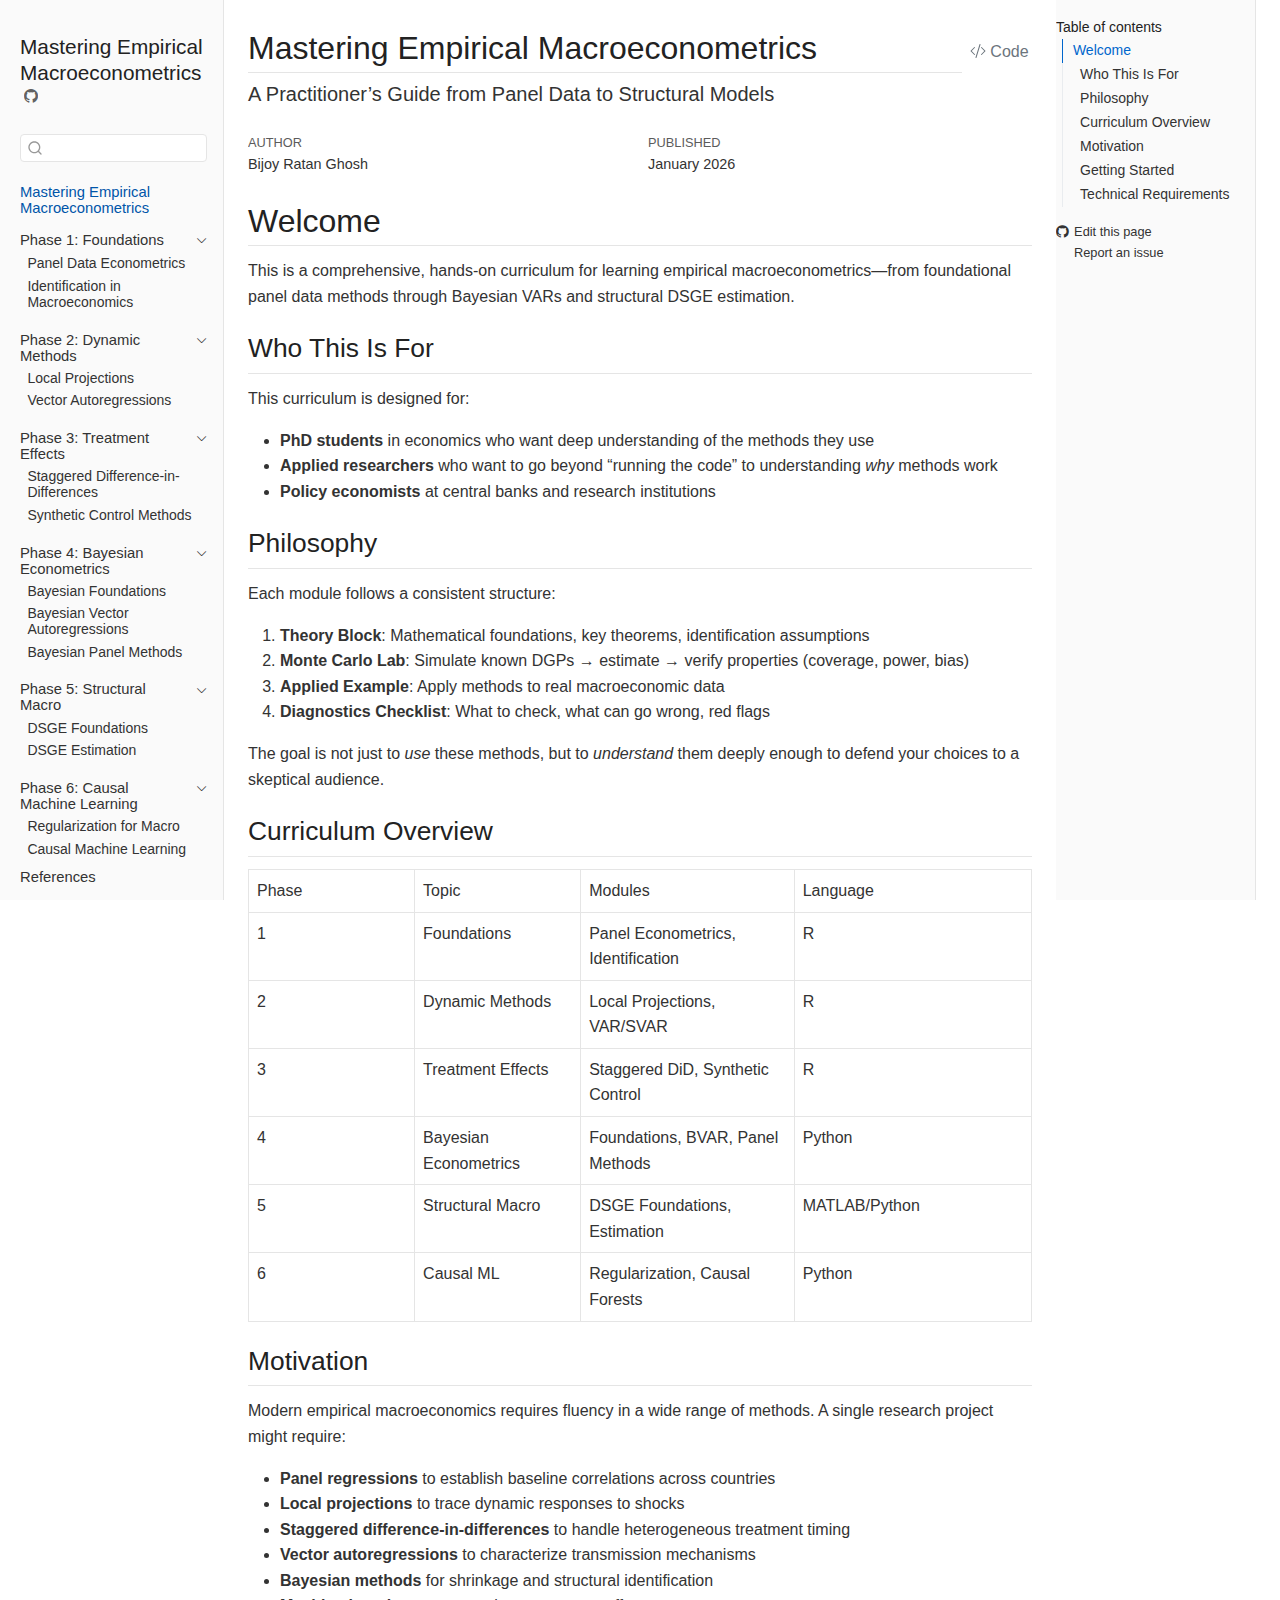
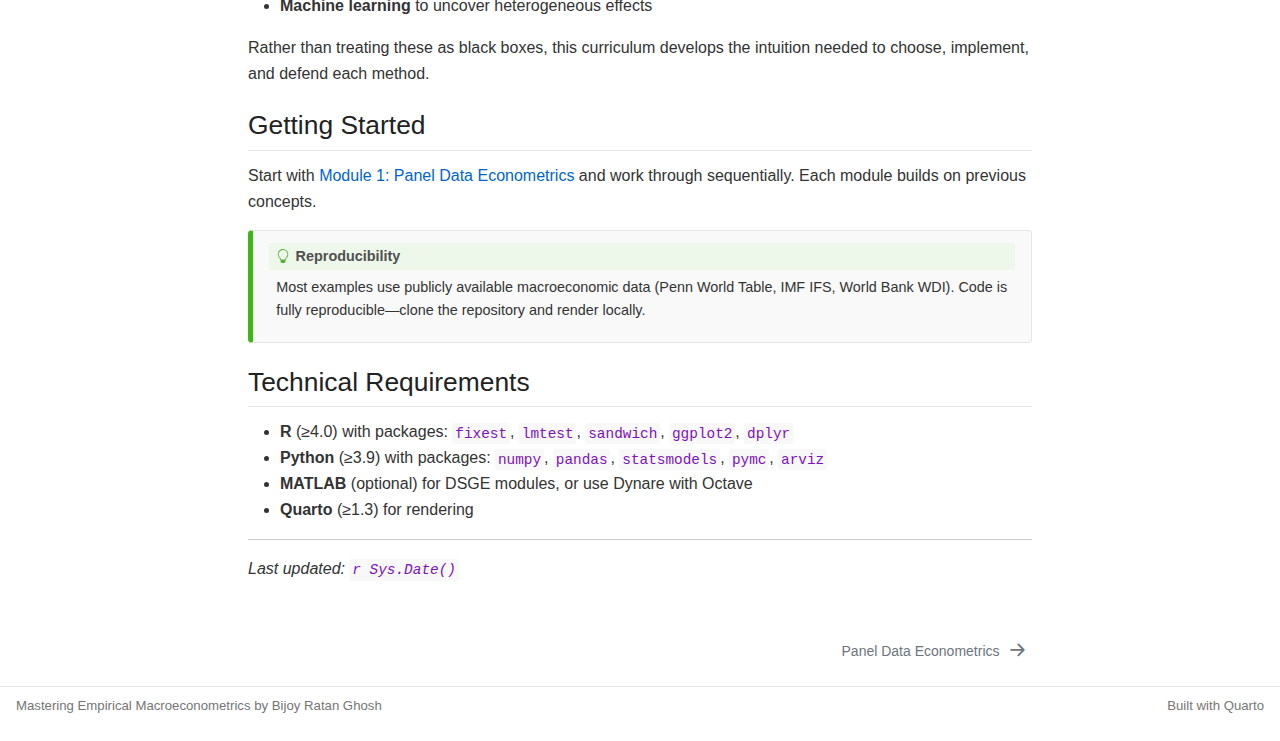
<file: docs/index.html>
<!DOCTYPE html>
<html xmlns="http://www.w3.org/1999/xhtml" lang="en" xml:lang="en"><head>

<meta charset="utf-8">
<meta name="generator" content="quarto-1.8.27">

<meta name="viewport" content="width=device-width, initial-scale=1.0, user-scalable=yes">

<meta name="author" content="Bijoy Ratan Ghosh">

<title>Mastering Empirical Macroeconometrics</title>
<style>
code{white-space: pre-wrap;}
span.smallcaps{font-variant: small-caps;}
div.columns{display: flex; gap: min(4vw, 1.5em);}
div.column{flex: auto; overflow-x: auto;}
div.hanging-indent{margin-left: 1.5em; text-indent: -1.5em;}
ul.task-list{list-style: none;}
ul.task-list li input[type="checkbox"] {
  width: 0.8em;
  margin: 0 0.8em 0.2em -1em; /* quarto-specific, see https://github.com/quarto-dev/quarto-cli/issues/4556 */ 
  vertical-align: middle;
}
/* CSS for syntax highlighting */
html { -webkit-text-size-adjust: 100%; }
pre > code.sourceCode { white-space: pre; position: relative; }
pre > code.sourceCode > span { display: inline-block; line-height: 1.25; }
pre > code.sourceCode > span:empty { height: 1.2em; }
.sourceCode { overflow: visible; }
code.sourceCode > span { color: inherit; text-decoration: inherit; }
div.sourceCode { margin: 1em 0; }
pre.sourceCode { margin: 0; }
@media screen {
div.sourceCode { overflow: auto; }
}
@media print {
pre > code.sourceCode { white-space: pre-wrap; }
pre > code.sourceCode > span { text-indent: -5em; padding-left: 5em; }
}
pre.numberSource code
  { counter-reset: source-line 0; }
pre.numberSource code > span
  { position: relative; left: -4em; counter-increment: source-line; }
pre.numberSource code > span > a:first-child::before
  { content: counter(source-line);
    position: relative; left: -1em; text-align: right; vertical-align: baseline;
    border: none; display: inline-block;
    -webkit-touch-callout: none; -webkit-user-select: none;
    -khtml-user-select: none; -moz-user-select: none;
    -ms-user-select: none; user-select: none;
    padding: 0 4px; width: 4em;
  }
pre.numberSource { margin-left: 3em;  padding-left: 4px; }
div.sourceCode
  {   }
@media screen {
pre > code.sourceCode > span > a:first-child::before { text-decoration: underline; }
}
</style>


<script src="site_libs/quarto-nav/quarto-nav.js"></script>
<script src="site_libs/quarto-nav/headroom.min.js"></script>
<script src="site_libs/clipboard/clipboard.min.js"></script>
<script src="site_libs/quarto-search/autocomplete.umd.js"></script>
<script src="site_libs/quarto-search/fuse.min.js"></script>
<script src="site_libs/quarto-search/quarto-search.js"></script>
<meta name="quarto:offset" content="./">
<link href="./chapters/01_panel_econometrics.html" rel="next">
<script src="site_libs/quarto-html/quarto.js" type="module"></script>
<script src="site_libs/quarto-html/tabsets/tabsets.js" type="module"></script>
<script src="site_libs/quarto-html/axe/axe-check.js" type="module"></script>
<script src="site_libs/quarto-html/popper.min.js"></script>
<script src="site_libs/quarto-html/tippy.umd.min.js"></script>
<script src="site_libs/quarto-html/anchor.min.js"></script>
<link href="site_libs/quarto-html/tippy.css" rel="stylesheet">
<link href="site_libs/quarto-html/quarto-syntax-highlighting-f555ed0e695c0487cf72966c0b30f9ff.css" rel="stylesheet" id="quarto-text-highlighting-styles">
<script src="site_libs/bootstrap/bootstrap.min.js"></script>
<link href="site_libs/bootstrap/bootstrap-icons.css" rel="stylesheet">
<link href="site_libs/bootstrap/bootstrap-ec3f846469679b9e6f6b146d88a0bba5.min.css" rel="stylesheet" append-hash="true" id="quarto-bootstrap" data-mode="light">
<script id="quarto-search-options" type="application/json">{
  "location": "sidebar",
  "copy-button": false,
  "collapse-after": 3,
  "panel-placement": "start",
  "type": "textbox",
  "limit": 50,
  "keyboard-shortcut": [
    "f",
    "/",
    "s"
  ],
  "show-item-context": false,
  "language": {
    "search-no-results-text": "No results",
    "search-matching-documents-text": "matching documents",
    "search-copy-link-title": "Copy link to search",
    "search-hide-matches-text": "Hide additional matches",
    "search-more-match-text": "more match in this document",
    "search-more-matches-text": "more matches in this document",
    "search-clear-button-title": "Clear",
    "search-text-placeholder": "",
    "search-detached-cancel-button-title": "Cancel",
    "search-submit-button-title": "Submit",
    "search-label": "Search"
  }
}</script>


</head>

<body class="nav-sidebar docked quarto-light">

<div id="quarto-search-results"></div>
  <header id="quarto-header" class="headroom fixed-top">
  <nav class="quarto-secondary-nav">
    <div class="container-fluid d-flex">
      <button type="button" class="quarto-btn-toggle btn" data-bs-toggle="collapse" role="button" data-bs-target=".quarto-sidebar-collapse-item" aria-controls="quarto-sidebar" aria-expanded="false" aria-label="Toggle sidebar navigation" onclick="if (window.quartoToggleHeadroom) { window.quartoToggleHeadroom(); }">
        <i class="bi bi-layout-text-sidebar-reverse"></i>
      </button>
        <nav class="quarto-page-breadcrumbs" aria-label="breadcrumb"><ol class="breadcrumb"><li class="breadcrumb-item"><a href="./index.html"><span class="chapter-title">Mastering Empirical Macroeconometrics</span></a></li></ol></nav>
        <a class="flex-grow-1" role="navigation" data-bs-toggle="collapse" data-bs-target=".quarto-sidebar-collapse-item" aria-controls="quarto-sidebar" aria-expanded="false" aria-label="Toggle sidebar navigation" onclick="if (window.quartoToggleHeadroom) { window.quartoToggleHeadroom(); }">      
        </a>
      <button type="button" class="btn quarto-search-button" aria-label="Search" onclick="window.quartoOpenSearch();">
        <i class="bi bi-search"></i>
      </button>
    </div>
  </nav>
</header>
<!-- content -->
<div id="quarto-content" class="quarto-container page-columns page-rows-contents page-layout-article">
<!-- sidebar -->
  <nav id="quarto-sidebar" class="sidebar collapse collapse-horizontal quarto-sidebar-collapse-item sidebar-navigation docked overflow-auto">
    <div class="pt-lg-2 mt-2 text-left sidebar-header">
    <div class="sidebar-title mb-0 py-0">
      <a href="./">Mastering Empirical Macroeconometrics</a> 
        <div class="sidebar-tools-main">
    <a href="https://github.com/bijoyratanghosh/empirical-macro-curriculum" title="Source Code" class="quarto-navigation-tool px-1" aria-label="Source Code"><i class="bi bi-github"></i></a>
</div>
    </div>
      </div>
        <div class="mt-2 flex-shrink-0 align-items-center">
        <div class="sidebar-search">
        <div id="quarto-search" class="" title="Search"></div>
        </div>
        </div>
    <div class="sidebar-menu-container"> 
    <ul class="list-unstyled mt-1">
        <li class="sidebar-item">
  <div class="sidebar-item-container"> 
  <a href="./index.html" class="sidebar-item-text sidebar-link active"><span class="chapter-title">Mastering Empirical Macroeconometrics</span></a>
  </div>
</li>
        <li class="sidebar-item sidebar-item-section">
      <div class="sidebar-item-container"> 
            <a class="sidebar-item-text sidebar-link text-start" data-bs-toggle="collapse" data-bs-target="#quarto-sidebar-section-1" role="navigation" aria-expanded="true">
 <span class="menu-text">Phase 1: Foundations</span></a>
          <a class="sidebar-item-toggle text-start" data-bs-toggle="collapse" data-bs-target="#quarto-sidebar-section-1" role="navigation" aria-expanded="true" aria-label="Toggle section">
            <i class="bi bi-chevron-right ms-2"></i>
          </a> 
      </div>
      <ul id="quarto-sidebar-section-1" class="collapse list-unstyled sidebar-section depth1 show">  
          <li class="sidebar-item">
  <div class="sidebar-item-container"> 
  <a href="./chapters/01_panel_econometrics.html" class="sidebar-item-text sidebar-link"><span class="chapter-title">Panel Data Econometrics</span></a>
  </div>
</li>
          <li class="sidebar-item">
  <div class="sidebar-item-container"> 
  <a href="./chapters/02_identification.html" class="sidebar-item-text sidebar-link"><span class="chapter-title">Identification in Macroeconomics</span></a>
  </div>
</li>
      </ul>
  </li>
        <li class="sidebar-item sidebar-item-section">
      <div class="sidebar-item-container"> 
            <a class="sidebar-item-text sidebar-link text-start" data-bs-toggle="collapse" data-bs-target="#quarto-sidebar-section-2" role="navigation" aria-expanded="true">
 <span class="menu-text">Phase 2: Dynamic Methods</span></a>
          <a class="sidebar-item-toggle text-start" data-bs-toggle="collapse" data-bs-target="#quarto-sidebar-section-2" role="navigation" aria-expanded="true" aria-label="Toggle section">
            <i class="bi bi-chevron-right ms-2"></i>
          </a> 
      </div>
      <ul id="quarto-sidebar-section-2" class="collapse list-unstyled sidebar-section depth1 show">  
          <li class="sidebar-item">
  <div class="sidebar-item-container"> 
  <a href="./chapters/03_local_projections.html" class="sidebar-item-text sidebar-link"><span class="chapter-title">Local Projections</span></a>
  </div>
</li>
          <li class="sidebar-item">
  <div class="sidebar-item-container"> 
  <a href="./chapters/04_var_svar.html" class="sidebar-item-text sidebar-link"><span class="chapter-title">Vector Autoregressions</span></a>
  </div>
</li>
      </ul>
  </li>
        <li class="sidebar-item sidebar-item-section">
      <div class="sidebar-item-container"> 
            <a class="sidebar-item-text sidebar-link text-start" data-bs-toggle="collapse" data-bs-target="#quarto-sidebar-section-3" role="navigation" aria-expanded="true">
 <span class="menu-text">Phase 3: Treatment Effects</span></a>
          <a class="sidebar-item-toggle text-start" data-bs-toggle="collapse" data-bs-target="#quarto-sidebar-section-3" role="navigation" aria-expanded="true" aria-label="Toggle section">
            <i class="bi bi-chevron-right ms-2"></i>
          </a> 
      </div>
      <ul id="quarto-sidebar-section-3" class="collapse list-unstyled sidebar-section depth1 show">  
          <li class="sidebar-item">
  <div class="sidebar-item-container"> 
  <a href="./chapters/05_staggered_did.html" class="sidebar-item-text sidebar-link"><span class="chapter-title">Staggered Difference-in-Differences</span></a>
  </div>
</li>
          <li class="sidebar-item">
  <div class="sidebar-item-container"> 
  <a href="./chapters/06_synthetic_control.html" class="sidebar-item-text sidebar-link"><span class="chapter-title">Synthetic Control Methods</span></a>
  </div>
</li>
      </ul>
  </li>
        <li class="sidebar-item sidebar-item-section">
      <div class="sidebar-item-container"> 
            <a class="sidebar-item-text sidebar-link text-start" data-bs-toggle="collapse" data-bs-target="#quarto-sidebar-section-4" role="navigation" aria-expanded="true">
 <span class="menu-text">Phase 4: Bayesian Econometrics</span></a>
          <a class="sidebar-item-toggle text-start" data-bs-toggle="collapse" data-bs-target="#quarto-sidebar-section-4" role="navigation" aria-expanded="true" aria-label="Toggle section">
            <i class="bi bi-chevron-right ms-2"></i>
          </a> 
      </div>
      <ul id="quarto-sidebar-section-4" class="collapse list-unstyled sidebar-section depth1 show">  
          <li class="sidebar-item">
  <div class="sidebar-item-container"> 
  <a href="./chapters/07_bayesian_foundations.html" class="sidebar-item-text sidebar-link"><span class="chapter-title">Bayesian Foundations</span></a>
  </div>
</li>
          <li class="sidebar-item">
  <div class="sidebar-item-container"> 
  <a href="./chapters/08_bayesian_var.html" class="sidebar-item-text sidebar-link"><span class="chapter-title">Bayesian Vector Autoregressions</span></a>
  </div>
</li>
          <li class="sidebar-item">
  <div class="sidebar-item-container"> 
  <a href="./chapters/09_bayesian_panel.html" class="sidebar-item-text sidebar-link"><span class="chapter-title">Bayesian Panel Methods</span></a>
  </div>
</li>
      </ul>
  </li>
        <li class="sidebar-item sidebar-item-section">
      <div class="sidebar-item-container"> 
            <a class="sidebar-item-text sidebar-link text-start" data-bs-toggle="collapse" data-bs-target="#quarto-sidebar-section-5" role="navigation" aria-expanded="true">
 <span class="menu-text">Phase 5: Structural Macro</span></a>
          <a class="sidebar-item-toggle text-start" data-bs-toggle="collapse" data-bs-target="#quarto-sidebar-section-5" role="navigation" aria-expanded="true" aria-label="Toggle section">
            <i class="bi bi-chevron-right ms-2"></i>
          </a> 
      </div>
      <ul id="quarto-sidebar-section-5" class="collapse list-unstyled sidebar-section depth1 show">  
          <li class="sidebar-item">
  <div class="sidebar-item-container"> 
  <a href="./chapters/10_dsge_foundations.html" class="sidebar-item-text sidebar-link"><span class="chapter-title">DSGE Foundations</span></a>
  </div>
</li>
          <li class="sidebar-item">
  <div class="sidebar-item-container"> 
  <a href="./chapters/11_dsge_estimation.html" class="sidebar-item-text sidebar-link"><span class="chapter-title">DSGE Estimation</span></a>
  </div>
</li>
      </ul>
  </li>
        <li class="sidebar-item sidebar-item-section">
      <div class="sidebar-item-container"> 
            <a class="sidebar-item-text sidebar-link text-start" data-bs-toggle="collapse" data-bs-target="#quarto-sidebar-section-6" role="navigation" aria-expanded="true">
 <span class="menu-text">Phase 6: Causal Machine Learning</span></a>
          <a class="sidebar-item-toggle text-start" data-bs-toggle="collapse" data-bs-target="#quarto-sidebar-section-6" role="navigation" aria-expanded="true" aria-label="Toggle section">
            <i class="bi bi-chevron-right ms-2"></i>
          </a> 
      </div>
      <ul id="quarto-sidebar-section-6" class="collapse list-unstyled sidebar-section depth1 show">  
          <li class="sidebar-item">
  <div class="sidebar-item-container"> 
  <a href="./chapters/12_regularization.html" class="sidebar-item-text sidebar-link"><span class="chapter-title">Regularization for Macro</span></a>
  </div>
</li>
          <li class="sidebar-item">
  <div class="sidebar-item-container"> 
  <a href="./chapters/13_causal_ml.html" class="sidebar-item-text sidebar-link"><span class="chapter-title">Causal Machine Learning</span></a>
  </div>
</li>
      </ul>
  </li>
        <li class="sidebar-item">
  <div class="sidebar-item-container"> 
  <a href="./references.html" class="sidebar-item-text sidebar-link"><span class="chapter-title">References</span></a>
  </div>
</li>
    </ul>
    </div>
</nav>
<div id="quarto-sidebar-glass" class="quarto-sidebar-collapse-item" data-bs-toggle="collapse" data-bs-target=".quarto-sidebar-collapse-item"></div>
<!-- margin-sidebar -->
    <div id="quarto-margin-sidebar" class="sidebar margin-sidebar">
        <nav id="TOC" role="doc-toc" class="toc-active">
    <h2 id="toc-title">Table of contents</h2>
   
  <ul>
  <li><a href="#welcome" id="toc-welcome" class="nav-link active" data-scroll-target="#welcome">Welcome</a>
  <ul class="collapse">
  <li><a href="#who-this-is-for" id="toc-who-this-is-for" class="nav-link" data-scroll-target="#who-this-is-for">Who This Is For</a></li>
  <li><a href="#philosophy" id="toc-philosophy" class="nav-link" data-scroll-target="#philosophy">Philosophy</a></li>
  <li><a href="#curriculum-overview" id="toc-curriculum-overview" class="nav-link" data-scroll-target="#curriculum-overview">Curriculum Overview</a></li>
  <li><a href="#motivation" id="toc-motivation" class="nav-link" data-scroll-target="#motivation">Motivation</a></li>
  <li><a href="#getting-started" id="toc-getting-started" class="nav-link" data-scroll-target="#getting-started">Getting Started</a></li>
  <li><a href="#technical-requirements" id="toc-technical-requirements" class="nav-link" data-scroll-target="#technical-requirements">Technical Requirements</a></li>
  </ul></li>
  </ul>
<div class="toc-actions"><ul><li><a href="https://github.com/bijoyratanghosh/empirical-macro-curriculum/edit/main/index.qmd" class="toc-action"><i class="bi bi-github"></i>Edit this page</a></li><li><a href="https://github.com/bijoyratanghosh/empirical-macro-curriculum/issues/new" class="toc-action"><i class="bi empty"></i>Report an issue</a></li></ul></div></nav>
    </div>
<!-- main -->
<main class="content" id="quarto-document-content">

<header id="title-block-header" class="quarto-title-block default">
<div class="quarto-title">
<div class="quarto-title-block"><div><h1 class="title">Mastering Empirical Macroeconometrics</h1><button type="button" class="btn code-tools-button" id="quarto-code-tools-source"><i class="bi"></i> Code</button></div></div>
<p class="subtitle lead">A Practitioner’s Guide from Panel Data to Structural Models</p>
</div>



<div class="quarto-title-meta">

    <div>
    <div class="quarto-title-meta-heading">Author</div>
    <div class="quarto-title-meta-contents">
             <p>Bijoy Ratan Ghosh </p>
          </div>
  </div>
    
    <div>
    <div class="quarto-title-meta-heading">Published</div>
    <div class="quarto-title-meta-contents">
      <p class="date">January 2026</p>
    </div>
  </div>
  
    
  </div>
  


</header>


<section id="welcome" class="level1 unnumbered">
<h1 class="unnumbered">Welcome</h1>
<p>This is a comprehensive, hands-on curriculum for learning empirical macroeconometrics—from foundational panel data methods through Bayesian VARs and structural DSGE estimation.</p>
<section id="who-this-is-for" class="level2">
<h2 class="anchored" data-anchor-id="who-this-is-for">Who This Is For</h2>
<p>This curriculum is designed for:</p>
<ul>
<li><strong>PhD students</strong> in economics who want deep understanding of the methods they use</li>
<li><strong>Applied researchers</strong> who want to go beyond “running the code” to understanding <em>why</em> methods work</li>
<li><strong>Policy economists</strong> at central banks and research institutions</li>
</ul>
</section>
<section id="philosophy" class="level2">
<h2 class="anchored" data-anchor-id="philosophy">Philosophy</h2>
<p>Each module follows a consistent structure:</p>
<ol type="1">
<li><strong>Theory Block</strong>: Mathematical foundations, key theorems, identification assumptions</li>
<li><strong>Monte Carlo Lab</strong>: Simulate known DGPs → estimate → verify properties (coverage, power, bias)</li>
<li><strong>Applied Example</strong>: Apply methods to real macroeconomic data</li>
<li><strong>Diagnostics Checklist</strong>: What to check, what can go wrong, red flags</li>
</ol>
<p>The goal is not just to <em>use</em> these methods, but to <em>understand</em> them deeply enough to defend your choices to a skeptical audience.</p>
</section>
<section id="curriculum-overview" class="level2">
<h2 class="anchored" data-anchor-id="curriculum-overview">Curriculum Overview</h2>
<table class="caption-top table">
<colgroup>
<col style="width: 21%">
<col style="width: 21%">
<col style="width: 27%">
<col style="width: 30%">
</colgroup>
<thead>
<tr class="header">
<th>Phase</th>
<th>Topic</th>
<th>Modules</th>
<th>Language</th>
</tr>
</thead>
<tbody>
<tr class="odd">
<td>1</td>
<td>Foundations</td>
<td>Panel Econometrics, Identification</td>
<td>R</td>
</tr>
<tr class="even">
<td>2</td>
<td>Dynamic Methods</td>
<td>Local Projections, VAR/SVAR</td>
<td>R</td>
</tr>
<tr class="odd">
<td>3</td>
<td>Treatment Effects</td>
<td>Staggered DiD, Synthetic Control</td>
<td>R</td>
</tr>
<tr class="even">
<td>4</td>
<td>Bayesian Econometrics</td>
<td>Foundations, BVAR, Panel Methods</td>
<td>Python</td>
</tr>
<tr class="odd">
<td>5</td>
<td>Structural Macro</td>
<td>DSGE Foundations, Estimation</td>
<td>MATLAB/Python</td>
</tr>
<tr class="even">
<td>6</td>
<td>Causal ML</td>
<td>Regularization, Causal Forests</td>
<td>Python</td>
</tr>
</tbody>
</table>
</section>
<section id="motivation" class="level2">
<h2 class="anchored" data-anchor-id="motivation">Motivation</h2>
<p>Modern empirical macroeconomics requires fluency in a wide range of methods. A single research project might require:</p>
<ul>
<li><strong>Panel regressions</strong> to establish baseline correlations across countries</li>
<li><strong>Local projections</strong> to trace dynamic responses to shocks</li>
<li><strong>Staggered difference-in-differences</strong> to handle heterogeneous treatment timing</li>
<li><strong>Vector autoregressions</strong> to characterize transmission mechanisms</li>
<li><strong>Bayesian methods</strong> for shrinkage and structural identification</li>
<li><strong>Machine learning</strong> to uncover heterogeneous effects</li>
</ul>
<p>Rather than treating these as black boxes, this curriculum develops the intuition needed to choose, implement, and defend each method.</p>
</section>
<section id="getting-started" class="level2">
<h2 class="anchored" data-anchor-id="getting-started">Getting Started</h2>
<p>Start with <a href="./chapters/01_panel_econometrics.html">Module 1: Panel Data Econometrics</a> and work through sequentially. Each module builds on previous concepts.</p>
<div class="callout callout-style-default callout-tip callout-titled">
<div class="callout-header d-flex align-content-center">
<div class="callout-icon-container">
<i class="callout-icon"></i>
</div>
<div class="callout-title-container flex-fill">
<span class="screen-reader-only">Tip</span>Reproducibility
</div>
</div>
<div class="callout-body-container callout-body">
<p>Most examples use publicly available macroeconomic data (Penn World Table, IMF IFS, World Bank WDI). Code is fully reproducible—clone the repository and render locally.</p>
</div>
</div>
</section>
<section id="technical-requirements" class="level2">
<h2 class="anchored" data-anchor-id="technical-requirements">Technical Requirements</h2>
<ul>
<li><strong>R</strong> (≥4.0) with packages: <code>fixest</code>, <code>lmtest</code>, <code>sandwich</code>, <code>ggplot2</code>, <code>dplyr</code></li>
<li><strong>Python</strong> (≥3.9) with packages: <code>numpy</code>, <code>pandas</code>, <code>statsmodels</code>, <code>pymc</code>, <code>arviz</code></li>
<li><strong>MATLAB</strong> (optional) for DSGE modules, or use Dynare with Octave</li>
<li><strong>Quarto</strong> (≥1.3) for rendering</li>
</ul>
<hr>
<p><em>Last updated: <code>r Sys.Date()</code></em></p>


<!-- -->

</section>
</section>

</main> <!-- /main -->
<script id="quarto-html-after-body" type="application/javascript">
  window.document.addEventListener("DOMContentLoaded", function (event) {
    const icon = "";
    const anchorJS = new window.AnchorJS();
    anchorJS.options = {
      placement: 'right',
      icon: icon
    };
    anchorJS.add('.anchored');
    const isCodeAnnotation = (el) => {
      for (const clz of el.classList) {
        if (clz.startsWith('code-annotation-')) {                     
          return true;
        }
      }
      return false;
    }
    const onCopySuccess = function(e) {
      // button target
      const button = e.trigger;
      // don't keep focus
      button.blur();
      // flash "checked"
      button.classList.add('code-copy-button-checked');
      var currentTitle = button.getAttribute("title");
      button.setAttribute("title", "Copied!");
      let tooltip;
      if (window.bootstrap) {
        button.setAttribute("data-bs-toggle", "tooltip");
        button.setAttribute("data-bs-placement", "left");
        button.setAttribute("data-bs-title", "Copied!");
        tooltip = new bootstrap.Tooltip(button, 
          { trigger: "manual", 
            customClass: "code-copy-button-tooltip",
            offset: [0, -8]});
        tooltip.show();    
      }
      setTimeout(function() {
        if (tooltip) {
          tooltip.hide();
          button.removeAttribute("data-bs-title");
          button.removeAttribute("data-bs-toggle");
          button.removeAttribute("data-bs-placement");
        }
        button.setAttribute("title", currentTitle);
        button.classList.remove('code-copy-button-checked');
      }, 1000);
      // clear code selection
      e.clearSelection();
    }
    const getTextToCopy = function(trigger) {
      const outerScaffold = trigger.parentElement.cloneNode(true);
      const codeEl = outerScaffold.querySelector('code');
      for (const childEl of codeEl.children) {
        if (isCodeAnnotation(childEl)) {
          childEl.remove();
        }
      }
      return codeEl.innerText;
    }
    const clipboard = new window.ClipboardJS('.code-copy-button:not([data-in-quarto-modal])', {
      text: getTextToCopy
    });
    clipboard.on('success', onCopySuccess);
    if (window.document.getElementById('quarto-embedded-source-code-modal')) {
      const clipboardModal = new window.ClipboardJS('.code-copy-button[data-in-quarto-modal]', {
        text: getTextToCopy,
        container: window.document.getElementById('quarto-embedded-source-code-modal')
      });
      clipboardModal.on('success', onCopySuccess);
    }
    const viewSource = window.document.getElementById('quarto-view-source') ||
                       window.document.getElementById('quarto-code-tools-source');
    if (viewSource) {
      const sourceUrl = viewSource.getAttribute("data-quarto-source-url");
      viewSource.addEventListener("click", function(e) {
        if (sourceUrl) {
          // rstudio viewer pane
          if (/\bcapabilities=\b/.test(window.location)) {
            window.open(sourceUrl);
          } else {
            window.location.href = sourceUrl;
          }
        } else {
          const modal = new bootstrap.Modal(document.getElementById('quarto-embedded-source-code-modal'));
          modal.show();
        }
        return false;
      });
    }
    function toggleCodeHandler(show) {
      return function(e) {
        const detailsSrc = window.document.querySelectorAll(".cell > details > .sourceCode");
        for (let i=0; i<detailsSrc.length; i++) {
          const details = detailsSrc[i].parentElement;
          if (show) {
            details.open = true;
          } else {
            details.removeAttribute("open");
          }
        }
        const cellCodeDivs = window.document.querySelectorAll(".cell > .sourceCode");
        const fromCls = show ? "hidden" : "unhidden";
        const toCls = show ? "unhidden" : "hidden";
        for (let i=0; i<cellCodeDivs.length; i++) {
          const codeDiv = cellCodeDivs[i];
          if (codeDiv.classList.contains(fromCls)) {
            codeDiv.classList.remove(fromCls);
            codeDiv.classList.add(toCls);
          } 
        }
        return false;
      }
    }
    const hideAllCode = window.document.getElementById("quarto-hide-all-code");
    if (hideAllCode) {
      hideAllCode.addEventListener("click", toggleCodeHandler(false));
    }
    const showAllCode = window.document.getElementById("quarto-show-all-code");
    if (showAllCode) {
      showAllCode.addEventListener("click", toggleCodeHandler(true));
    }
      var localhostRegex = new RegExp(/^(?:http|https):\/\/localhost\:?[0-9]*\//);
      var mailtoRegex = new RegExp(/^mailto:/);
        var filterRegex = new RegExp('/' + window.location.host + '/');
      var isInternal = (href) => {
          return filterRegex.test(href) || localhostRegex.test(href) || mailtoRegex.test(href);
      }
      // Inspect non-navigation links and adorn them if external
     var links = window.document.querySelectorAll('a[href]:not(.nav-link):not(.navbar-brand):not(.toc-action):not(.sidebar-link):not(.sidebar-item-toggle):not(.pagination-link):not(.no-external):not([aria-hidden]):not(.dropdown-item):not(.quarto-navigation-tool):not(.about-link)');
      for (var i=0; i<links.length; i++) {
        const link = links[i];
        if (!isInternal(link.href)) {
          // undo the damage that might have been done by quarto-nav.js in the case of
          // links that we want to consider external
          if (link.dataset.originalHref !== undefined) {
            link.href = link.dataset.originalHref;
          }
            // target, if specified
            link.setAttribute("target", "_blank");
            if (link.getAttribute("rel") === null) {
              link.setAttribute("rel", "noopener");
            }
        }
      }
    function tippyHover(el, contentFn, onTriggerFn, onUntriggerFn) {
      const config = {
        allowHTML: true,
        maxWidth: 500,
        delay: 100,
        arrow: false,
        appendTo: function(el) {
            return el.parentElement;
        },
        interactive: true,
        interactiveBorder: 10,
        theme: 'quarto',
        placement: 'bottom-start',
      };
      if (contentFn) {
        config.content = contentFn;
      }
      if (onTriggerFn) {
        config.onTrigger = onTriggerFn;
      }
      if (onUntriggerFn) {
        config.onUntrigger = onUntriggerFn;
      }
      window.tippy(el, config); 
    }
    const noterefs = window.document.querySelectorAll('a[role="doc-noteref"]');
    for (var i=0; i<noterefs.length; i++) {
      const ref = noterefs[i];
      tippyHover(ref, function() {
        // use id or data attribute instead here
        let href = ref.getAttribute('data-footnote-href') || ref.getAttribute('href');
        try { href = new URL(href).hash; } catch {}
        const id = href.replace(/^#\/?/, "");
        const note = window.document.getElementById(id);
        if (note) {
          return note.innerHTML;
        } else {
          return "";
        }
      });
    }
    const xrefs = window.document.querySelectorAll('a.quarto-xref');
    const processXRef = (id, note) => {
      // Strip column container classes
      const stripColumnClz = (el) => {
        el.classList.remove("page-full", "page-columns");
        if (el.children) {
          for (const child of el.children) {
            stripColumnClz(child);
          }
        }
      }
      stripColumnClz(note)
      if (id === null || id.startsWith('sec-')) {
        // Special case sections, only their first couple elements
        const container = document.createElement("div");
        if (note.children && note.children.length > 2) {
          container.appendChild(note.children[0].cloneNode(true));
          for (let i = 1; i < note.children.length; i++) {
            const child = note.children[i];
            if (child.tagName === "P" && child.innerText === "") {
              continue;
            } else {
              container.appendChild(child.cloneNode(true));
              break;
            }
          }
          if (window.Quarto?.typesetMath) {
            window.Quarto.typesetMath(container);
          }
          return container.innerHTML
        } else {
          if (window.Quarto?.typesetMath) {
            window.Quarto.typesetMath(note);
          }
          return note.innerHTML;
        }
      } else {
        // Remove any anchor links if they are present
        const anchorLink = note.querySelector('a.anchorjs-link');
        if (anchorLink) {
          anchorLink.remove();
        }
        if (window.Quarto?.typesetMath) {
          window.Quarto.typesetMath(note);
        }
        if (note.classList.contains("callout")) {
          return note.outerHTML;
        } else {
          return note.innerHTML;
        }
      }
    }
    for (var i=0; i<xrefs.length; i++) {
      const xref = xrefs[i];
      tippyHover(xref, undefined, function(instance) {
        instance.disable();
        let url = xref.getAttribute('href');
        let hash = undefined; 
        if (url.startsWith('#')) {
          hash = url;
        } else {
          try { hash = new URL(url).hash; } catch {}
        }
        if (hash) {
          const id = hash.replace(/^#\/?/, "");
          const note = window.document.getElementById(id);
          if (note !== null) {
            try {
              const html = processXRef(id, note.cloneNode(true));
              instance.setContent(html);
            } finally {
              instance.enable();
              instance.show();
            }
          } else {
            // See if we can fetch this
            fetch(url.split('#')[0])
            .then(res => res.text())
            .then(html => {
              const parser = new DOMParser();
              const htmlDoc = parser.parseFromString(html, "text/html");
              const note = htmlDoc.getElementById(id);
              if (note !== null) {
                const html = processXRef(id, note);
                instance.setContent(html);
              } 
            }).finally(() => {
              instance.enable();
              instance.show();
            });
          }
        } else {
          // See if we can fetch a full url (with no hash to target)
          // This is a special case and we should probably do some content thinning / targeting
          fetch(url)
          .then(res => res.text())
          .then(html => {
            const parser = new DOMParser();
            const htmlDoc = parser.parseFromString(html, "text/html");
            const note = htmlDoc.querySelector('main.content');
            if (note !== null) {
              // This should only happen for chapter cross references
              // (since there is no id in the URL)
              // remove the first header
              if (note.children.length > 0 && note.children[0].tagName === "HEADER") {
                note.children[0].remove();
              }
              const html = processXRef(null, note);
              instance.setContent(html);
            } 
          }).finally(() => {
            instance.enable();
            instance.show();
          });
        }
      }, function(instance) {
      });
    }
        let selectedAnnoteEl;
        const selectorForAnnotation = ( cell, annotation) => {
          let cellAttr = 'data-code-cell="' + cell + '"';
          let lineAttr = 'data-code-annotation="' +  annotation + '"';
          const selector = 'span[' + cellAttr + '][' + lineAttr + ']';
          return selector;
        }
        const selectCodeLines = (annoteEl) => {
          const doc = window.document;
          const targetCell = annoteEl.getAttribute("data-target-cell");
          const targetAnnotation = annoteEl.getAttribute("data-target-annotation");
          const annoteSpan = window.document.querySelector(selectorForAnnotation(targetCell, targetAnnotation));
          const lines = annoteSpan.getAttribute("data-code-lines").split(",");
          const lineIds = lines.map((line) => {
            return targetCell + "-" + line;
          })
          let top = null;
          let height = null;
          let parent = null;
          if (lineIds.length > 0) {
              //compute the position of the single el (top and bottom and make a div)
              const el = window.document.getElementById(lineIds[0]);
              top = el.offsetTop;
              height = el.offsetHeight;
              parent = el.parentElement.parentElement;
            if (lineIds.length > 1) {
              const lastEl = window.document.getElementById(lineIds[lineIds.length - 1]);
              const bottom = lastEl.offsetTop + lastEl.offsetHeight;
              height = bottom - top;
            }
            if (top !== null && height !== null && parent !== null) {
              // cook up a div (if necessary) and position it 
              let div = window.document.getElementById("code-annotation-line-highlight");
              if (div === null) {
                div = window.document.createElement("div");
                div.setAttribute("id", "code-annotation-line-highlight");
                div.style.position = 'absolute';
                parent.appendChild(div);
              }
              div.style.top = top - 2 + "px";
              div.style.height = height + 4 + "px";
              div.style.left = 0;
              let gutterDiv = window.document.getElementById("code-annotation-line-highlight-gutter");
              if (gutterDiv === null) {
                gutterDiv = window.document.createElement("div");
                gutterDiv.setAttribute("id", "code-annotation-line-highlight-gutter");
                gutterDiv.style.position = 'absolute';
                const codeCell = window.document.getElementById(targetCell);
                const gutter = codeCell.querySelector('.code-annotation-gutter');
                gutter.appendChild(gutterDiv);
              }
              gutterDiv.style.top = top - 2 + "px";
              gutterDiv.style.height = height + 4 + "px";
            }
            selectedAnnoteEl = annoteEl;
          }
        };
        const unselectCodeLines = () => {
          const elementsIds = ["code-annotation-line-highlight", "code-annotation-line-highlight-gutter"];
          elementsIds.forEach((elId) => {
            const div = window.document.getElementById(elId);
            if (div) {
              div.remove();
            }
          });
          selectedAnnoteEl = undefined;
        };
          // Handle positioning of the toggle
      window.addEventListener(
        "resize",
        throttle(() => {
          elRect = undefined;
          if (selectedAnnoteEl) {
            selectCodeLines(selectedAnnoteEl);
          }
        }, 10)
      );
      function throttle(fn, ms) {
      let throttle = false;
      let timer;
        return (...args) => {
          if(!throttle) { // first call gets through
              fn.apply(this, args);
              throttle = true;
          } else { // all the others get throttled
              if(timer) clearTimeout(timer); // cancel #2
              timer = setTimeout(() => {
                fn.apply(this, args);
                timer = throttle = false;
              }, ms);
          }
        };
      }
        // Attach click handler to the DT
        const annoteDls = window.document.querySelectorAll('dt[data-target-cell]');
        for (const annoteDlNode of annoteDls) {
          annoteDlNode.addEventListener('click', (event) => {
            const clickedEl = event.target;
            if (clickedEl !== selectedAnnoteEl) {
              unselectCodeLines();
              const activeEl = window.document.querySelector('dt[data-target-cell].code-annotation-active');
              if (activeEl) {
                activeEl.classList.remove('code-annotation-active');
              }
              selectCodeLines(clickedEl);
              clickedEl.classList.add('code-annotation-active');
            } else {
              // Unselect the line
              unselectCodeLines();
              clickedEl.classList.remove('code-annotation-active');
            }
          });
        }
    const findCites = (el) => {
      const parentEl = el.parentElement;
      if (parentEl) {
        const cites = parentEl.dataset.cites;
        if (cites) {
          return {
            el,
            cites: cites.split(' ')
          };
        } else {
          return findCites(el.parentElement)
        }
      } else {
        return undefined;
      }
    };
    var bibliorefs = window.document.querySelectorAll('a[role="doc-biblioref"]');
    for (var i=0; i<bibliorefs.length; i++) {
      const ref = bibliorefs[i];
      const citeInfo = findCites(ref);
      if (citeInfo) {
        tippyHover(citeInfo.el, function() {
          var popup = window.document.createElement('div');
          citeInfo.cites.forEach(function(cite) {
            var citeDiv = window.document.createElement('div');
            citeDiv.classList.add('hanging-indent');
            citeDiv.classList.add('csl-entry');
            var biblioDiv = window.document.getElementById('ref-' + cite);
            if (biblioDiv) {
              citeDiv.innerHTML = biblioDiv.innerHTML;
            }
            popup.appendChild(citeDiv);
          });
          return popup.innerHTML;
        });
      }
    }
  });
  </script>
<nav class="page-navigation">
  <div class="nav-page nav-page-previous">
  </div>
  <div class="nav-page nav-page-next">
      <a href="./chapters/01_panel_econometrics.html" class="pagination-link" aria-label="Panel Data Econometrics">
        <span class="nav-page-text"><span class="chapter-title">Panel Data Econometrics</span></span> <i class="bi bi-arrow-right-short"></i>
      </a>
  </div>
</nav><div class="modal fade" id="quarto-embedded-source-code-modal" tabindex="-1" aria-labelledby="quarto-embedded-source-code-modal-label" aria-hidden="true"><div class="modal-dialog modal-dialog-scrollable"><div class="modal-content"><div class="modal-header"><h5 class="modal-title" id="quarto-embedded-source-code-modal-label">Source Code</h5><button class="btn-close" data-bs-dismiss="modal"></button></div><div class="modal-body"><div class="">
<div class="code-copy-outer-scaffold"><div class="sourceCode" id="cb1" data-shortcodes="false"><pre class="sourceCode numberSource markdown number-lines code-with-copy"><code class="sourceCode markdown"><span id="cb1-1"><a href="#cb1-1"></a><span class="co">---</span></span>
<span id="cb1-2"><a href="#cb1-2"></a><span class="an">title:</span><span class="co"> "Mastering Empirical Macroeconometrics"</span></span>
<span id="cb1-3"><a href="#cb1-3"></a><span class="an">number-sections:</span><span class="co"> false</span></span>
<span id="cb1-4"><a href="#cb1-4"></a><span class="co">---</span></span>
<span id="cb1-5"><a href="#cb1-5"></a></span>
<span id="cb1-6"><a href="#cb1-6"></a><span class="fu"># Welcome {.unnumbered}</span></span>
<span id="cb1-7"><a href="#cb1-7"></a></span>
<span id="cb1-8"><a href="#cb1-8"></a>This is a comprehensive, hands-on curriculum for learning empirical macroeconometrics---from foundational panel data methods through Bayesian VARs and structural DSGE estimation.</span>
<span id="cb1-9"><a href="#cb1-9"></a></span>
<span id="cb1-10"><a href="#cb1-10"></a><span class="fu">## Who This Is For</span></span>
<span id="cb1-11"><a href="#cb1-11"></a></span>
<span id="cb1-12"><a href="#cb1-12"></a>This curriculum is designed for:</span>
<span id="cb1-13"><a href="#cb1-13"></a></span>
<span id="cb1-14"><a href="#cb1-14"></a><span class="ss">- </span>**PhD students** in economics who want deep understanding of the methods they use</span>
<span id="cb1-15"><a href="#cb1-15"></a><span class="ss">- </span>**Applied researchers** who want to go beyond "running the code" to understanding *why* methods work</span>
<span id="cb1-16"><a href="#cb1-16"></a><span class="ss">- </span>**Policy economists** at central banks and research institutions</span>
<span id="cb1-17"><a href="#cb1-17"></a></span>
<span id="cb1-18"><a href="#cb1-18"></a><span class="fu">## Philosophy</span></span>
<span id="cb1-19"><a href="#cb1-19"></a></span>
<span id="cb1-20"><a href="#cb1-20"></a>Each module follows a consistent structure:</span>
<span id="cb1-21"><a href="#cb1-21"></a></span>
<span id="cb1-22"><a href="#cb1-22"></a><span class="ss">1. </span>**Theory Block**: Mathematical foundations, key theorems, identification assumptions</span>
<span id="cb1-23"><a href="#cb1-23"></a><span class="ss">2. </span>**Monte Carlo Lab**: Simulate known DGPs → estimate → verify properties (coverage, power, bias)</span>
<span id="cb1-24"><a href="#cb1-24"></a><span class="ss">3. </span>**Applied Example**: Apply methods to real macroeconomic data</span>
<span id="cb1-25"><a href="#cb1-25"></a><span class="ss">4. </span>**Diagnostics Checklist**: What to check, what can go wrong, red flags</span>
<span id="cb1-26"><a href="#cb1-26"></a></span>
<span id="cb1-27"><a href="#cb1-27"></a>The goal is not just to *use* these methods, but to *understand* them deeply enough to defend your choices to a skeptical audience.</span>
<span id="cb1-28"><a href="#cb1-28"></a></span>
<span id="cb1-29"><a href="#cb1-29"></a><span class="fu">## Curriculum Overview</span></span>
<span id="cb1-30"><a href="#cb1-30"></a></span>
<span id="cb1-31"><a href="#cb1-31"></a><span class="pp">|</span> Phase <span class="pp">|</span> Topic <span class="pp">|</span> Modules <span class="pp">|</span> Language <span class="pp">|</span></span>
<span id="cb1-32"><a href="#cb1-32"></a><span class="pp">|-------|-------|---------|----------|</span></span>
<span id="cb1-33"><a href="#cb1-33"></a><span class="pp">|</span> 1 <span class="pp">|</span> Foundations <span class="pp">|</span> Panel Econometrics, Identification <span class="pp">|</span> R <span class="pp">|</span></span>
<span id="cb1-34"><a href="#cb1-34"></a><span class="pp">|</span> 2 <span class="pp">|</span> Dynamic Methods <span class="pp">|</span> Local Projections, VAR/SVAR <span class="pp">|</span> R <span class="pp">|</span></span>
<span id="cb1-35"><a href="#cb1-35"></a><span class="pp">|</span> 3 <span class="pp">|</span> Treatment Effects <span class="pp">|</span> Staggered DiD, Synthetic Control <span class="pp">|</span> R <span class="pp">|</span></span>
<span id="cb1-36"><a href="#cb1-36"></a><span class="pp">|</span> 4 <span class="pp">|</span> Bayesian Econometrics <span class="pp">|</span> Foundations, BVAR, Panel Methods <span class="pp">|</span> Python <span class="pp">|</span></span>
<span id="cb1-37"><a href="#cb1-37"></a><span class="pp">|</span> 5 <span class="pp">|</span> Structural Macro <span class="pp">|</span> DSGE Foundations, Estimation <span class="pp">|</span> MATLAB/Python <span class="pp">|</span></span>
<span id="cb1-38"><a href="#cb1-38"></a><span class="pp">|</span> 6 <span class="pp">|</span> Causal ML <span class="pp">|</span> Regularization, Causal Forests <span class="pp">|</span> Python <span class="pp">|</span></span>
<span id="cb1-39"><a href="#cb1-39"></a></span>
<span id="cb1-40"><a href="#cb1-40"></a><span class="fu">## Motivation</span></span>
<span id="cb1-41"><a href="#cb1-41"></a></span>
<span id="cb1-42"><a href="#cb1-42"></a>Modern empirical macroeconomics requires fluency in a wide range of methods. A single research project might require:</span>
<span id="cb1-43"><a href="#cb1-43"></a></span>
<span id="cb1-44"><a href="#cb1-44"></a><span class="ss">- </span>**Panel regressions** to establish baseline correlations across countries</span>
<span id="cb1-45"><a href="#cb1-45"></a><span class="ss">- </span>**Local projections** to trace dynamic responses to shocks</span>
<span id="cb1-46"><a href="#cb1-46"></a><span class="ss">- </span>**Staggered difference-in-differences** to handle heterogeneous treatment timing</span>
<span id="cb1-47"><a href="#cb1-47"></a><span class="ss">- </span>**Vector autoregressions** to characterize transmission mechanisms</span>
<span id="cb1-48"><a href="#cb1-48"></a><span class="ss">- </span>**Bayesian methods** for shrinkage and structural identification</span>
<span id="cb1-49"><a href="#cb1-49"></a><span class="ss">- </span>**Machine learning** to uncover heterogeneous effects</span>
<span id="cb1-50"><a href="#cb1-50"></a></span>
<span id="cb1-51"><a href="#cb1-51"></a>Rather than treating these as black boxes, this curriculum develops the intuition needed to choose, implement, and defend each method.</span>
<span id="cb1-52"><a href="#cb1-52"></a></span>
<span id="cb1-53"><a href="#cb1-53"></a><span class="fu">## Getting Started</span></span>
<span id="cb1-54"><a href="#cb1-54"></a></span>
<span id="cb1-55"><a href="#cb1-55"></a>Start with <span class="co">[</span><span class="ot">Module 1: Panel Data Econometrics</span><span class="co">](chapters/01_panel_econometrics.qmd)</span> and work through sequentially. Each module builds on previous concepts.</span>
<span id="cb1-56"><a href="#cb1-56"></a></span>
<span id="cb1-57"><a href="#cb1-57"></a>::: {.callout-tip}</span>
<span id="cb1-58"><a href="#cb1-58"></a><span class="fu">## Reproducibility</span></span>
<span id="cb1-59"><a href="#cb1-59"></a></span>
<span id="cb1-60"><a href="#cb1-60"></a>Most examples use publicly available macroeconomic data (Penn World Table, IMF IFS, World Bank WDI). Code is fully reproducible---clone the repository and render locally.</span>
<span id="cb1-61"><a href="#cb1-61"></a>:::</span>
<span id="cb1-62"><a href="#cb1-62"></a></span>
<span id="cb1-63"><a href="#cb1-63"></a><span class="fu">## Technical Requirements</span></span>
<span id="cb1-64"><a href="#cb1-64"></a></span>
<span id="cb1-65"><a href="#cb1-65"></a><span class="ss">- </span>**R** (≥4.0) with packages: <span class="in">`fixest`</span>, <span class="in">`lmtest`</span>, <span class="in">`sandwich`</span>, <span class="in">`ggplot2`</span>, <span class="in">`dplyr`</span></span>
<span id="cb1-66"><a href="#cb1-66"></a><span class="ss">- </span>**Python** (≥3.9) with packages: <span class="in">`numpy`</span>, <span class="in">`pandas`</span>, <span class="in">`statsmodels`</span>, <span class="in">`pymc`</span>, <span class="in">`arviz`</span></span>
<span id="cb1-67"><a href="#cb1-67"></a><span class="ss">- </span>**MATLAB** (optional) for DSGE modules, or use Dynare with Octave</span>
<span id="cb1-68"><a href="#cb1-68"></a><span class="ss">- </span>**Quarto** (≥1.3) for rendering</span>
<span id="cb1-69"><a href="#cb1-69"></a></span>
<span id="cb1-70"><a href="#cb1-70"></a>---</span>
<span id="cb1-71"><a href="#cb1-71"></a></span>
<span id="cb1-72"><a href="#cb1-72"></a>*Last updated: `r Sys.Date()`*</span></code></pre></div><button title="Copy to Clipboard" class="code-copy-button" data-in-quarto-modal=""><i class="bi"></i></button></div>
</div></div></div></div></div>
</div> <!-- /content -->
<footer class="footer">
  <div class="nav-footer">
    <div class="nav-footer-left">
<p>Mastering Empirical Macroeconometrics by Bijoy Ratan Ghosh</p>
</div>   
    <div class="nav-footer-center">
      &nbsp;
    <div class="toc-actions d-sm-block d-md-none"><ul><li><a href="https://github.com/bijoyratanghosh/empirical-macro-curriculum/edit/main/index.qmd" class="toc-action"><i class="bi bi-github"></i>Edit this page</a></li><li><a href="https://github.com/bijoyratanghosh/empirical-macro-curriculum/issues/new" class="toc-action"><i class="bi empty"></i>Report an issue</a></li></ul></div></div>
    <div class="nav-footer-right">
<p>Built with <a href="https://quarto.org/">Quarto</a></p>
</div>
  </div>
</footer>




</body></html>
</file>
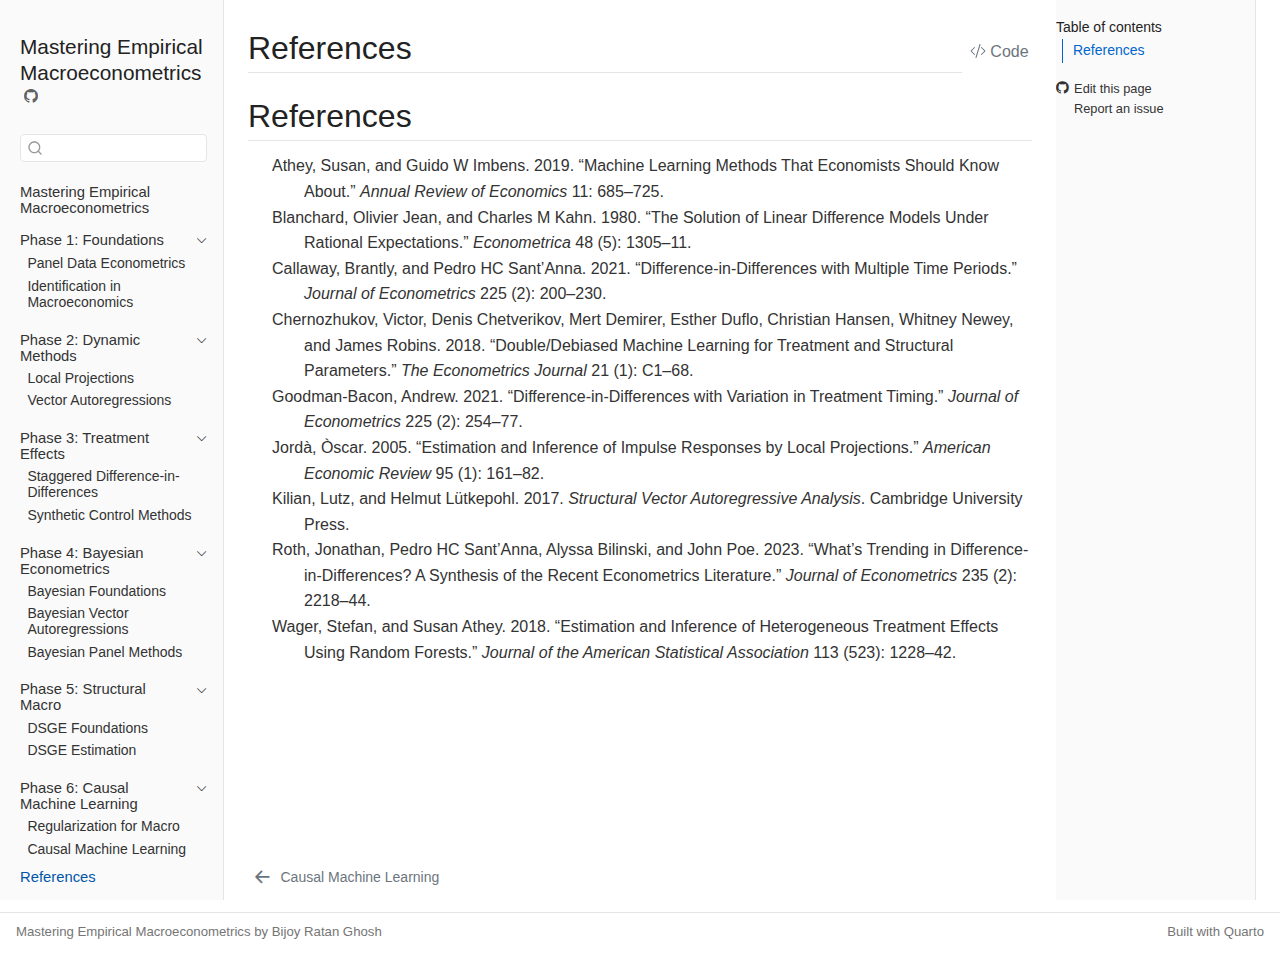
<file: docs/references.html>
<!DOCTYPE html>
<html xmlns="http://www.w3.org/1999/xhtml" lang="en" xml:lang="en"><head>

<meta charset="utf-8">
<meta name="generator" content="quarto-1.8.27">

<meta name="viewport" content="width=device-width, initial-scale=1.0, user-scalable=yes">


<title>References – Mastering Empirical Macroeconometrics</title>
<style>
code{white-space: pre-wrap;}
span.smallcaps{font-variant: small-caps;}
div.columns{display: flex; gap: min(4vw, 1.5em);}
div.column{flex: auto; overflow-x: auto;}
div.hanging-indent{margin-left: 1.5em; text-indent: -1.5em;}
ul.task-list{list-style: none;}
ul.task-list li input[type="checkbox"] {
  width: 0.8em;
  margin: 0 0.8em 0.2em -1em; /* quarto-specific, see https://github.com/quarto-dev/quarto-cli/issues/4556 */ 
  vertical-align: middle;
}
/* CSS for syntax highlighting */
html { -webkit-text-size-adjust: 100%; }
pre > code.sourceCode { white-space: pre; position: relative; }
pre > code.sourceCode > span { display: inline-block; line-height: 1.25; }
pre > code.sourceCode > span:empty { height: 1.2em; }
.sourceCode { overflow: visible; }
code.sourceCode > span { color: inherit; text-decoration: inherit; }
div.sourceCode { margin: 1em 0; }
pre.sourceCode { margin: 0; }
@media screen {
div.sourceCode { overflow: auto; }
}
@media print {
pre > code.sourceCode { white-space: pre-wrap; }
pre > code.sourceCode > span { text-indent: -5em; padding-left: 5em; }
}
pre.numberSource code
  { counter-reset: source-line 0; }
pre.numberSource code > span
  { position: relative; left: -4em; counter-increment: source-line; }
pre.numberSource code > span > a:first-child::before
  { content: counter(source-line);
    position: relative; left: -1em; text-align: right; vertical-align: baseline;
    border: none; display: inline-block;
    -webkit-touch-callout: none; -webkit-user-select: none;
    -khtml-user-select: none; -moz-user-select: none;
    -ms-user-select: none; user-select: none;
    padding: 0 4px; width: 4em;
  }
pre.numberSource { margin-left: 3em;  padding-left: 4px; }
div.sourceCode
  {   }
@media screen {
pre > code.sourceCode > span > a:first-child::before { text-decoration: underline; }
}
/* CSS for citations */
div.csl-bib-body { }
div.csl-entry {
  clear: both;
}
.hanging-indent div.csl-entry {
  margin-left:2em;
  text-indent:-2em;
}
div.csl-left-margin {
  min-width:2em;
  float:left;
}
div.csl-right-inline {
  margin-left:2em;
  padding-left:1em;
}
div.csl-indent {
  margin-left: 2em;
}</style>


<script src="site_libs/quarto-nav/quarto-nav.js"></script>
<script src="site_libs/quarto-nav/headroom.min.js"></script>
<script src="site_libs/clipboard/clipboard.min.js"></script>
<script src="site_libs/quarto-search/autocomplete.umd.js"></script>
<script src="site_libs/quarto-search/fuse.min.js"></script>
<script src="site_libs/quarto-search/quarto-search.js"></script>
<meta name="quarto:offset" content="./">
<link href="./chapters/13_causal_ml.html" rel="prev">
<script src="site_libs/quarto-html/quarto.js" type="module"></script>
<script src="site_libs/quarto-html/tabsets/tabsets.js" type="module"></script>
<script src="site_libs/quarto-html/axe/axe-check.js" type="module"></script>
<script src="site_libs/quarto-html/popper.min.js"></script>
<script src="site_libs/quarto-html/tippy.umd.min.js"></script>
<script src="site_libs/quarto-html/anchor.min.js"></script>
<link href="site_libs/quarto-html/tippy.css" rel="stylesheet">
<link href="site_libs/quarto-html/quarto-syntax-highlighting-f555ed0e695c0487cf72966c0b30f9ff.css" rel="stylesheet" id="quarto-text-highlighting-styles">
<script src="site_libs/bootstrap/bootstrap.min.js"></script>
<link href="site_libs/bootstrap/bootstrap-icons.css" rel="stylesheet">
<link href="site_libs/bootstrap/bootstrap-ec3f846469679b9e6f6b146d88a0bba5.min.css" rel="stylesheet" append-hash="true" id="quarto-bootstrap" data-mode="light">
<script id="quarto-search-options" type="application/json">{
  "location": "sidebar",
  "copy-button": false,
  "collapse-after": 3,
  "panel-placement": "start",
  "type": "textbox",
  "limit": 50,
  "keyboard-shortcut": [
    "f",
    "/",
    "s"
  ],
  "show-item-context": false,
  "language": {
    "search-no-results-text": "No results",
    "search-matching-documents-text": "matching documents",
    "search-copy-link-title": "Copy link to search",
    "search-hide-matches-text": "Hide additional matches",
    "search-more-match-text": "more match in this document",
    "search-more-matches-text": "more matches in this document",
    "search-clear-button-title": "Clear",
    "search-text-placeholder": "",
    "search-detached-cancel-button-title": "Cancel",
    "search-submit-button-title": "Submit",
    "search-label": "Search"
  }
}</script>


</head>

<body class="nav-sidebar docked quarto-light">

<div id="quarto-search-results"></div>
  <header id="quarto-header" class="headroom fixed-top">
  <nav class="quarto-secondary-nav">
    <div class="container-fluid d-flex">
      <button type="button" class="quarto-btn-toggle btn" data-bs-toggle="collapse" role="button" data-bs-target=".quarto-sidebar-collapse-item" aria-controls="quarto-sidebar" aria-expanded="false" aria-label="Toggle sidebar navigation" onclick="if (window.quartoToggleHeadroom) { window.quartoToggleHeadroom(); }">
        <i class="bi bi-layout-text-sidebar-reverse"></i>
      </button>
        <nav class="quarto-page-breadcrumbs" aria-label="breadcrumb"><ol class="breadcrumb"><li class="breadcrumb-item"><a href="./references.html"><span class="chapter-title">References</span></a></li></ol></nav>
        <a class="flex-grow-1" role="navigation" data-bs-toggle="collapse" data-bs-target=".quarto-sidebar-collapse-item" aria-controls="quarto-sidebar" aria-expanded="false" aria-label="Toggle sidebar navigation" onclick="if (window.quartoToggleHeadroom) { window.quartoToggleHeadroom(); }">      
        </a>
      <button type="button" class="btn quarto-search-button" aria-label="Search" onclick="window.quartoOpenSearch();">
        <i class="bi bi-search"></i>
      </button>
    </div>
  </nav>
</header>
<!-- content -->
<div id="quarto-content" class="quarto-container page-columns page-rows-contents page-layout-article">
<!-- sidebar -->
  <nav id="quarto-sidebar" class="sidebar collapse collapse-horizontal quarto-sidebar-collapse-item sidebar-navigation docked overflow-auto">
    <div class="pt-lg-2 mt-2 text-left sidebar-header">
    <div class="sidebar-title mb-0 py-0">
      <a href="./">Mastering Empirical Macroeconometrics</a> 
        <div class="sidebar-tools-main">
    <a href="https://github.com/bijoyratanghosh/empirical-macro-curriculum" title="Source Code" class="quarto-navigation-tool px-1" aria-label="Source Code"><i class="bi bi-github"></i></a>
</div>
    </div>
      </div>
        <div class="mt-2 flex-shrink-0 align-items-center">
        <div class="sidebar-search">
        <div id="quarto-search" class="" title="Search"></div>
        </div>
        </div>
    <div class="sidebar-menu-container"> 
    <ul class="list-unstyled mt-1">
        <li class="sidebar-item">
  <div class="sidebar-item-container"> 
  <a href="./index.html" class="sidebar-item-text sidebar-link"><span class="chapter-title">Mastering Empirical Macroeconometrics</span></a>
  </div>
</li>
        <li class="sidebar-item sidebar-item-section">
      <div class="sidebar-item-container"> 
            <a class="sidebar-item-text sidebar-link text-start" data-bs-toggle="collapse" data-bs-target="#quarto-sidebar-section-1" role="navigation" aria-expanded="true">
 <span class="menu-text">Phase 1: Foundations</span></a>
          <a class="sidebar-item-toggle text-start" data-bs-toggle="collapse" data-bs-target="#quarto-sidebar-section-1" role="navigation" aria-expanded="true" aria-label="Toggle section">
            <i class="bi bi-chevron-right ms-2"></i>
          </a> 
      </div>
      <ul id="quarto-sidebar-section-1" class="collapse list-unstyled sidebar-section depth1 show">  
          <li class="sidebar-item">
  <div class="sidebar-item-container"> 
  <a href="./chapters/01_panel_econometrics.html" class="sidebar-item-text sidebar-link"><span class="chapter-title">Panel Data Econometrics</span></a>
  </div>
</li>
          <li class="sidebar-item">
  <div class="sidebar-item-container"> 
  <a href="./chapters/02_identification.html" class="sidebar-item-text sidebar-link"><span class="chapter-title">Identification in Macroeconomics</span></a>
  </div>
</li>
      </ul>
  </li>
        <li class="sidebar-item sidebar-item-section">
      <div class="sidebar-item-container"> 
            <a class="sidebar-item-text sidebar-link text-start" data-bs-toggle="collapse" data-bs-target="#quarto-sidebar-section-2" role="navigation" aria-expanded="true">
 <span class="menu-text">Phase 2: Dynamic Methods</span></a>
          <a class="sidebar-item-toggle text-start" data-bs-toggle="collapse" data-bs-target="#quarto-sidebar-section-2" role="navigation" aria-expanded="true" aria-label="Toggle section">
            <i class="bi bi-chevron-right ms-2"></i>
          </a> 
      </div>
      <ul id="quarto-sidebar-section-2" class="collapse list-unstyled sidebar-section depth1 show">  
          <li class="sidebar-item">
  <div class="sidebar-item-container"> 
  <a href="./chapters/03_local_projections.html" class="sidebar-item-text sidebar-link"><span class="chapter-title">Local Projections</span></a>
  </div>
</li>
          <li class="sidebar-item">
  <div class="sidebar-item-container"> 
  <a href="./chapters/04_var_svar.html" class="sidebar-item-text sidebar-link"><span class="chapter-title">Vector Autoregressions</span></a>
  </div>
</li>
      </ul>
  </li>
        <li class="sidebar-item sidebar-item-section">
      <div class="sidebar-item-container"> 
            <a class="sidebar-item-text sidebar-link text-start" data-bs-toggle="collapse" data-bs-target="#quarto-sidebar-section-3" role="navigation" aria-expanded="true">
 <span class="menu-text">Phase 3: Treatment Effects</span></a>
          <a class="sidebar-item-toggle text-start" data-bs-toggle="collapse" data-bs-target="#quarto-sidebar-section-3" role="navigation" aria-expanded="true" aria-label="Toggle section">
            <i class="bi bi-chevron-right ms-2"></i>
          </a> 
      </div>
      <ul id="quarto-sidebar-section-3" class="collapse list-unstyled sidebar-section depth1 show">  
          <li class="sidebar-item">
  <div class="sidebar-item-container"> 
  <a href="./chapters/05_staggered_did.html" class="sidebar-item-text sidebar-link"><span class="chapter-title">Staggered Difference-in-Differences</span></a>
  </div>
</li>
          <li class="sidebar-item">
  <div class="sidebar-item-container"> 
  <a href="./chapters/06_synthetic_control.html" class="sidebar-item-text sidebar-link"><span class="chapter-title">Synthetic Control Methods</span></a>
  </div>
</li>
      </ul>
  </li>
        <li class="sidebar-item sidebar-item-section">
      <div class="sidebar-item-container"> 
            <a class="sidebar-item-text sidebar-link text-start" data-bs-toggle="collapse" data-bs-target="#quarto-sidebar-section-4" role="navigation" aria-expanded="true">
 <span class="menu-text">Phase 4: Bayesian Econometrics</span></a>
          <a class="sidebar-item-toggle text-start" data-bs-toggle="collapse" data-bs-target="#quarto-sidebar-section-4" role="navigation" aria-expanded="true" aria-label="Toggle section">
            <i class="bi bi-chevron-right ms-2"></i>
          </a> 
      </div>
      <ul id="quarto-sidebar-section-4" class="collapse list-unstyled sidebar-section depth1 show">  
          <li class="sidebar-item">
  <div class="sidebar-item-container"> 
  <a href="./chapters/07_bayesian_foundations.html" class="sidebar-item-text sidebar-link"><span class="chapter-title">Bayesian Foundations</span></a>
  </div>
</li>
          <li class="sidebar-item">
  <div class="sidebar-item-container"> 
  <a href="./chapters/08_bayesian_var.html" class="sidebar-item-text sidebar-link"><span class="chapter-title">Bayesian Vector Autoregressions</span></a>
  </div>
</li>
          <li class="sidebar-item">
  <div class="sidebar-item-container"> 
  <a href="./chapters/09_bayesian_panel.html" class="sidebar-item-text sidebar-link"><span class="chapter-title">Bayesian Panel Methods</span></a>
  </div>
</li>
      </ul>
  </li>
        <li class="sidebar-item sidebar-item-section">
      <div class="sidebar-item-container"> 
            <a class="sidebar-item-text sidebar-link text-start" data-bs-toggle="collapse" data-bs-target="#quarto-sidebar-section-5" role="navigation" aria-expanded="true">
 <span class="menu-text">Phase 5: Structural Macro</span></a>
          <a class="sidebar-item-toggle text-start" data-bs-toggle="collapse" data-bs-target="#quarto-sidebar-section-5" role="navigation" aria-expanded="true" aria-label="Toggle section">
            <i class="bi bi-chevron-right ms-2"></i>
          </a> 
      </div>
      <ul id="quarto-sidebar-section-5" class="collapse list-unstyled sidebar-section depth1 show">  
          <li class="sidebar-item">
  <div class="sidebar-item-container"> 
  <a href="./chapters/10_dsge_foundations.html" class="sidebar-item-text sidebar-link"><span class="chapter-title">DSGE Foundations</span></a>
  </div>
</li>
          <li class="sidebar-item">
  <div class="sidebar-item-container"> 
  <a href="./chapters/11_dsge_estimation.html" class="sidebar-item-text sidebar-link"><span class="chapter-title">DSGE Estimation</span></a>
  </div>
</li>
      </ul>
  </li>
        <li class="sidebar-item sidebar-item-section">
      <div class="sidebar-item-container"> 
            <a class="sidebar-item-text sidebar-link text-start" data-bs-toggle="collapse" data-bs-target="#quarto-sidebar-section-6" role="navigation" aria-expanded="true">
 <span class="menu-text">Phase 6: Causal Machine Learning</span></a>
          <a class="sidebar-item-toggle text-start" data-bs-toggle="collapse" data-bs-target="#quarto-sidebar-section-6" role="navigation" aria-expanded="true" aria-label="Toggle section">
            <i class="bi bi-chevron-right ms-2"></i>
          </a> 
      </div>
      <ul id="quarto-sidebar-section-6" class="collapse list-unstyled sidebar-section depth1 show">  
          <li class="sidebar-item">
  <div class="sidebar-item-container"> 
  <a href="./chapters/12_regularization.html" class="sidebar-item-text sidebar-link"><span class="chapter-title">Regularization for Macro</span></a>
  </div>
</li>
          <li class="sidebar-item">
  <div class="sidebar-item-container"> 
  <a href="./chapters/13_causal_ml.html" class="sidebar-item-text sidebar-link"><span class="chapter-title">Causal Machine Learning</span></a>
  </div>
</li>
      </ul>
  </li>
        <li class="sidebar-item">
  <div class="sidebar-item-container"> 
  <a href="./references.html" class="sidebar-item-text sidebar-link active"><span class="chapter-title">References</span></a>
  </div>
</li>
    </ul>
    </div>
</nav>
<div id="quarto-sidebar-glass" class="quarto-sidebar-collapse-item" data-bs-toggle="collapse" data-bs-target=".quarto-sidebar-collapse-item"></div>
<!-- margin-sidebar -->
    <div id="quarto-margin-sidebar" class="sidebar margin-sidebar">
        <nav id="TOC" role="doc-toc" class="toc-active">
    <h2 id="toc-title">Table of contents</h2>
   
  <ul>
  <li><a href="#references" id="toc-references" class="nav-link active" data-scroll-target="#references">References</a></li>
  </ul>
<div class="toc-actions"><ul><li><a href="https://github.com/bijoyratanghosh/empirical-macro-curriculum/edit/main/references.qmd" class="toc-action"><i class="bi bi-github"></i>Edit this page</a></li><li><a href="https://github.com/bijoyratanghosh/empirical-macro-curriculum/issues/new" class="toc-action"><i class="bi empty"></i>Report an issue</a></li></ul></div></nav>
    </div>
<!-- main -->
<main class="content" id="quarto-document-content">

<header id="title-block-header" class="quarto-title-block default">
<div class="quarto-title">
<div class="quarto-title-block"><div><h1 class="title"><span class="chapter-title">References</span></h1><button type="button" class="btn code-tools-button" id="quarto-code-tools-source"><i class="bi"></i> Code</button></div></div>
</div>



<div class="quarto-title-meta">

    
  
    
  </div>
  


</header>


<section id="references" class="level1 unnumbered">
<h1 class="unnumbered">References</h1>
<div id="refs" class="references csl-bib-body hanging-indent" data-entry-spacing="0" role="list">
<div id="ref-athey2019" class="csl-entry" role="listitem">
Athey, Susan, and Guido W Imbens. 2019. <span>“Machine Learning Methods
That Economists Should Know About.”</span> <em>Annual Review of
Economics</em> 11: 685–725.
</div>
<div id="ref-blanchard1980" class="csl-entry" role="listitem">
Blanchard, Olivier Jean, and Charles M Kahn. 1980. <span>“The Solution
of Linear Difference Models Under Rational Expectations.”</span>
<em>Econometrica</em> 48 (5): 1305–11.
</div>
<div id="ref-callaway2021" class="csl-entry" role="listitem">
Callaway, Brantly, and Pedro HC Sant’Anna. 2021.
<span>“Difference-in-Differences with Multiple Time Periods.”</span>
<em>Journal of Econometrics</em> 225 (2): 200–230.
</div>
<div id="ref-chernozhukov2018" class="csl-entry" role="listitem">
Chernozhukov, Victor, Denis Chetverikov, Mert Demirer, Esther Duflo,
Christian Hansen, Whitney Newey, and James Robins. 2018.
<span>“Double/Debiased Machine Learning for Treatment and Structural
Parameters.”</span> <em>The Econometrics Journal</em> 21 (1): C1–68.
</div>
<div id="ref-goodman2021" class="csl-entry" role="listitem">
Goodman-Bacon, Andrew. 2021. <span>“Difference-in-Differences with
Variation in Treatment Timing.”</span> <em>Journal of Econometrics</em>
225 (2): 254–77.
</div>
<div id="ref-jorda2005" class="csl-entry" role="listitem">
Jordà, Òscar. 2005. <span>“Estimation and Inference of Impulse Responses
by Local Projections.”</span> <em>American Economic Review</em> 95 (1):
161–82.
</div>
<div id="ref-kilian2017" class="csl-entry" role="listitem">
Kilian, Lutz, and Helmut Lütkepohl. 2017. <em>Structural Vector
Autoregressive Analysis</em>. Cambridge University Press.
</div>
<div id="ref-roth2023" class="csl-entry" role="listitem">
Roth, Jonathan, Pedro HC Sant’Anna, Alyssa Bilinski, and John Poe. 2023.
<span>“What’s Trending in Difference-in-Differences? A Synthesis of the
Recent Econometrics Literature.”</span> <em>Journal of Econometrics</em>
235 (2): 2218–44.
</div>
<div id="ref-wager2018" class="csl-entry" role="listitem">
Wager, Stefan, and Susan Athey. 2018. <span>“Estimation and Inference of
Heterogeneous Treatment Effects Using Random Forests.”</span>
<em>Journal of the American Statistical Association</em> 113 (523):
1228–42.
</div>
</div>


<!-- -->

</section>

</main> <!-- /main -->
<script id="quarto-html-after-body" type="application/javascript">
  window.document.addEventListener("DOMContentLoaded", function (event) {
    const icon = "";
    const anchorJS = new window.AnchorJS();
    anchorJS.options = {
      placement: 'right',
      icon: icon
    };
    anchorJS.add('.anchored');
    const isCodeAnnotation = (el) => {
      for (const clz of el.classList) {
        if (clz.startsWith('code-annotation-')) {                     
          return true;
        }
      }
      return false;
    }
    const onCopySuccess = function(e) {
      // button target
      const button = e.trigger;
      // don't keep focus
      button.blur();
      // flash "checked"
      button.classList.add('code-copy-button-checked');
      var currentTitle = button.getAttribute("title");
      button.setAttribute("title", "Copied!");
      let tooltip;
      if (window.bootstrap) {
        button.setAttribute("data-bs-toggle", "tooltip");
        button.setAttribute("data-bs-placement", "left");
        button.setAttribute("data-bs-title", "Copied!");
        tooltip = new bootstrap.Tooltip(button, 
          { trigger: "manual", 
            customClass: "code-copy-button-tooltip",
            offset: [0, -8]});
        tooltip.show();    
      }
      setTimeout(function() {
        if (tooltip) {
          tooltip.hide();
          button.removeAttribute("data-bs-title");
          button.removeAttribute("data-bs-toggle");
          button.removeAttribute("data-bs-placement");
        }
        button.setAttribute("title", currentTitle);
        button.classList.remove('code-copy-button-checked');
      }, 1000);
      // clear code selection
      e.clearSelection();
    }
    const getTextToCopy = function(trigger) {
      const outerScaffold = trigger.parentElement.cloneNode(true);
      const codeEl = outerScaffold.querySelector('code');
      for (const childEl of codeEl.children) {
        if (isCodeAnnotation(childEl)) {
          childEl.remove();
        }
      }
      return codeEl.innerText;
    }
    const clipboard = new window.ClipboardJS('.code-copy-button:not([data-in-quarto-modal])', {
      text: getTextToCopy
    });
    clipboard.on('success', onCopySuccess);
    if (window.document.getElementById('quarto-embedded-source-code-modal')) {
      const clipboardModal = new window.ClipboardJS('.code-copy-button[data-in-quarto-modal]', {
        text: getTextToCopy,
        container: window.document.getElementById('quarto-embedded-source-code-modal')
      });
      clipboardModal.on('success', onCopySuccess);
    }
    const viewSource = window.document.getElementById('quarto-view-source') ||
                       window.document.getElementById('quarto-code-tools-source');
    if (viewSource) {
      const sourceUrl = viewSource.getAttribute("data-quarto-source-url");
      viewSource.addEventListener("click", function(e) {
        if (sourceUrl) {
          // rstudio viewer pane
          if (/\bcapabilities=\b/.test(window.location)) {
            window.open(sourceUrl);
          } else {
            window.location.href = sourceUrl;
          }
        } else {
          const modal = new bootstrap.Modal(document.getElementById('quarto-embedded-source-code-modal'));
          modal.show();
        }
        return false;
      });
    }
    function toggleCodeHandler(show) {
      return function(e) {
        const detailsSrc = window.document.querySelectorAll(".cell > details > .sourceCode");
        for (let i=0; i<detailsSrc.length; i++) {
          const details = detailsSrc[i].parentElement;
          if (show) {
            details.open = true;
          } else {
            details.removeAttribute("open");
          }
        }
        const cellCodeDivs = window.document.querySelectorAll(".cell > .sourceCode");
        const fromCls = show ? "hidden" : "unhidden";
        const toCls = show ? "unhidden" : "hidden";
        for (let i=0; i<cellCodeDivs.length; i++) {
          const codeDiv = cellCodeDivs[i];
          if (codeDiv.classList.contains(fromCls)) {
            codeDiv.classList.remove(fromCls);
            codeDiv.classList.add(toCls);
          } 
        }
        return false;
      }
    }
    const hideAllCode = window.document.getElementById("quarto-hide-all-code");
    if (hideAllCode) {
      hideAllCode.addEventListener("click", toggleCodeHandler(false));
    }
    const showAllCode = window.document.getElementById("quarto-show-all-code");
    if (showAllCode) {
      showAllCode.addEventListener("click", toggleCodeHandler(true));
    }
      var localhostRegex = new RegExp(/^(?:http|https):\/\/localhost\:?[0-9]*\//);
      var mailtoRegex = new RegExp(/^mailto:/);
        var filterRegex = new RegExp('/' + window.location.host + '/');
      var isInternal = (href) => {
          return filterRegex.test(href) || localhostRegex.test(href) || mailtoRegex.test(href);
      }
      // Inspect non-navigation links and adorn them if external
     var links = window.document.querySelectorAll('a[href]:not(.nav-link):not(.navbar-brand):not(.toc-action):not(.sidebar-link):not(.sidebar-item-toggle):not(.pagination-link):not(.no-external):not([aria-hidden]):not(.dropdown-item):not(.quarto-navigation-tool):not(.about-link)');
      for (var i=0; i<links.length; i++) {
        const link = links[i];
        if (!isInternal(link.href)) {
          // undo the damage that might have been done by quarto-nav.js in the case of
          // links that we want to consider external
          if (link.dataset.originalHref !== undefined) {
            link.href = link.dataset.originalHref;
          }
            // target, if specified
            link.setAttribute("target", "_blank");
            if (link.getAttribute("rel") === null) {
              link.setAttribute("rel", "noopener");
            }
        }
      }
    function tippyHover(el, contentFn, onTriggerFn, onUntriggerFn) {
      const config = {
        allowHTML: true,
        maxWidth: 500,
        delay: 100,
        arrow: false,
        appendTo: function(el) {
            return el.parentElement;
        },
        interactive: true,
        interactiveBorder: 10,
        theme: 'quarto',
        placement: 'bottom-start',
      };
      if (contentFn) {
        config.content = contentFn;
      }
      if (onTriggerFn) {
        config.onTrigger = onTriggerFn;
      }
      if (onUntriggerFn) {
        config.onUntrigger = onUntriggerFn;
      }
      window.tippy(el, config); 
    }
    const noterefs = window.document.querySelectorAll('a[role="doc-noteref"]');
    for (var i=0; i<noterefs.length; i++) {
      const ref = noterefs[i];
      tippyHover(ref, function() {
        // use id or data attribute instead here
        let href = ref.getAttribute('data-footnote-href') || ref.getAttribute('href');
        try { href = new URL(href).hash; } catch {}
        const id = href.replace(/^#\/?/, "");
        const note = window.document.getElementById(id);
        if (note) {
          return note.innerHTML;
        } else {
          return "";
        }
      });
    }
    const xrefs = window.document.querySelectorAll('a.quarto-xref');
    const processXRef = (id, note) => {
      // Strip column container classes
      const stripColumnClz = (el) => {
        el.classList.remove("page-full", "page-columns");
        if (el.children) {
          for (const child of el.children) {
            stripColumnClz(child);
          }
        }
      }
      stripColumnClz(note)
      if (id === null || id.startsWith('sec-')) {
        // Special case sections, only their first couple elements
        const container = document.createElement("div");
        if (note.children && note.children.length > 2) {
          container.appendChild(note.children[0].cloneNode(true));
          for (let i = 1; i < note.children.length; i++) {
            const child = note.children[i];
            if (child.tagName === "P" && child.innerText === "") {
              continue;
            } else {
              container.appendChild(child.cloneNode(true));
              break;
            }
          }
          if (window.Quarto?.typesetMath) {
            window.Quarto.typesetMath(container);
          }
          return container.innerHTML
        } else {
          if (window.Quarto?.typesetMath) {
            window.Quarto.typesetMath(note);
          }
          return note.innerHTML;
        }
      } else {
        // Remove any anchor links if they are present
        const anchorLink = note.querySelector('a.anchorjs-link');
        if (anchorLink) {
          anchorLink.remove();
        }
        if (window.Quarto?.typesetMath) {
          window.Quarto.typesetMath(note);
        }
        if (note.classList.contains("callout")) {
          return note.outerHTML;
        } else {
          return note.innerHTML;
        }
      }
    }
    for (var i=0; i<xrefs.length; i++) {
      const xref = xrefs[i];
      tippyHover(xref, undefined, function(instance) {
        instance.disable();
        let url = xref.getAttribute('href');
        let hash = undefined; 
        if (url.startsWith('#')) {
          hash = url;
        } else {
          try { hash = new URL(url).hash; } catch {}
        }
        if (hash) {
          const id = hash.replace(/^#\/?/, "");
          const note = window.document.getElementById(id);
          if (note !== null) {
            try {
              const html = processXRef(id, note.cloneNode(true));
              instance.setContent(html);
            } finally {
              instance.enable();
              instance.show();
            }
          } else {
            // See if we can fetch this
            fetch(url.split('#')[0])
            .then(res => res.text())
            .then(html => {
              const parser = new DOMParser();
              const htmlDoc = parser.parseFromString(html, "text/html");
              const note = htmlDoc.getElementById(id);
              if (note !== null) {
                const html = processXRef(id, note);
                instance.setContent(html);
              } 
            }).finally(() => {
              instance.enable();
              instance.show();
            });
          }
        } else {
          // See if we can fetch a full url (with no hash to target)
          // This is a special case and we should probably do some content thinning / targeting
          fetch(url)
          .then(res => res.text())
          .then(html => {
            const parser = new DOMParser();
            const htmlDoc = parser.parseFromString(html, "text/html");
            const note = htmlDoc.querySelector('main.content');
            if (note !== null) {
              // This should only happen for chapter cross references
              // (since there is no id in the URL)
              // remove the first header
              if (note.children.length > 0 && note.children[0].tagName === "HEADER") {
                note.children[0].remove();
              }
              const html = processXRef(null, note);
              instance.setContent(html);
            } 
          }).finally(() => {
            instance.enable();
            instance.show();
          });
        }
      }, function(instance) {
      });
    }
        let selectedAnnoteEl;
        const selectorForAnnotation = ( cell, annotation) => {
          let cellAttr = 'data-code-cell="' + cell + '"';
          let lineAttr = 'data-code-annotation="' +  annotation + '"';
          const selector = 'span[' + cellAttr + '][' + lineAttr + ']';
          return selector;
        }
        const selectCodeLines = (annoteEl) => {
          const doc = window.document;
          const targetCell = annoteEl.getAttribute("data-target-cell");
          const targetAnnotation = annoteEl.getAttribute("data-target-annotation");
          const annoteSpan = window.document.querySelector(selectorForAnnotation(targetCell, targetAnnotation));
          const lines = annoteSpan.getAttribute("data-code-lines").split(",");
          const lineIds = lines.map((line) => {
            return targetCell + "-" + line;
          })
          let top = null;
          let height = null;
          let parent = null;
          if (lineIds.length > 0) {
              //compute the position of the single el (top and bottom and make a div)
              const el = window.document.getElementById(lineIds[0]);
              top = el.offsetTop;
              height = el.offsetHeight;
              parent = el.parentElement.parentElement;
            if (lineIds.length > 1) {
              const lastEl = window.document.getElementById(lineIds[lineIds.length - 1]);
              const bottom = lastEl.offsetTop + lastEl.offsetHeight;
              height = bottom - top;
            }
            if (top !== null && height !== null && parent !== null) {
              // cook up a div (if necessary) and position it 
              let div = window.document.getElementById("code-annotation-line-highlight");
              if (div === null) {
                div = window.document.createElement("div");
                div.setAttribute("id", "code-annotation-line-highlight");
                div.style.position = 'absolute';
                parent.appendChild(div);
              }
              div.style.top = top - 2 + "px";
              div.style.height = height + 4 + "px";
              div.style.left = 0;
              let gutterDiv = window.document.getElementById("code-annotation-line-highlight-gutter");
              if (gutterDiv === null) {
                gutterDiv = window.document.createElement("div");
                gutterDiv.setAttribute("id", "code-annotation-line-highlight-gutter");
                gutterDiv.style.position = 'absolute';
                const codeCell = window.document.getElementById(targetCell);
                const gutter = codeCell.querySelector('.code-annotation-gutter');
                gutter.appendChild(gutterDiv);
              }
              gutterDiv.style.top = top - 2 + "px";
              gutterDiv.style.height = height + 4 + "px";
            }
            selectedAnnoteEl = annoteEl;
          }
        };
        const unselectCodeLines = () => {
          const elementsIds = ["code-annotation-line-highlight", "code-annotation-line-highlight-gutter"];
          elementsIds.forEach((elId) => {
            const div = window.document.getElementById(elId);
            if (div) {
              div.remove();
            }
          });
          selectedAnnoteEl = undefined;
        };
          // Handle positioning of the toggle
      window.addEventListener(
        "resize",
        throttle(() => {
          elRect = undefined;
          if (selectedAnnoteEl) {
            selectCodeLines(selectedAnnoteEl);
          }
        }, 10)
      );
      function throttle(fn, ms) {
      let throttle = false;
      let timer;
        return (...args) => {
          if(!throttle) { // first call gets through
              fn.apply(this, args);
              throttle = true;
          } else { // all the others get throttled
              if(timer) clearTimeout(timer); // cancel #2
              timer = setTimeout(() => {
                fn.apply(this, args);
                timer = throttle = false;
              }, ms);
          }
        };
      }
        // Attach click handler to the DT
        const annoteDls = window.document.querySelectorAll('dt[data-target-cell]');
        for (const annoteDlNode of annoteDls) {
          annoteDlNode.addEventListener('click', (event) => {
            const clickedEl = event.target;
            if (clickedEl !== selectedAnnoteEl) {
              unselectCodeLines();
              const activeEl = window.document.querySelector('dt[data-target-cell].code-annotation-active');
              if (activeEl) {
                activeEl.classList.remove('code-annotation-active');
              }
              selectCodeLines(clickedEl);
              clickedEl.classList.add('code-annotation-active');
            } else {
              // Unselect the line
              unselectCodeLines();
              clickedEl.classList.remove('code-annotation-active');
            }
          });
        }
    const findCites = (el) => {
      const parentEl = el.parentElement;
      if (parentEl) {
        const cites = parentEl.dataset.cites;
        if (cites) {
          return {
            el,
            cites: cites.split(' ')
          };
        } else {
          return findCites(el.parentElement)
        }
      } else {
        return undefined;
      }
    };
    var bibliorefs = window.document.querySelectorAll('a[role="doc-biblioref"]');
    for (var i=0; i<bibliorefs.length; i++) {
      const ref = bibliorefs[i];
      const citeInfo = findCites(ref);
      if (citeInfo) {
        tippyHover(citeInfo.el, function() {
          var popup = window.document.createElement('div');
          citeInfo.cites.forEach(function(cite) {
            var citeDiv = window.document.createElement('div');
            citeDiv.classList.add('hanging-indent');
            citeDiv.classList.add('csl-entry');
            var biblioDiv = window.document.getElementById('ref-' + cite);
            if (biblioDiv) {
              citeDiv.innerHTML = biblioDiv.innerHTML;
            }
            popup.appendChild(citeDiv);
          });
          return popup.innerHTML;
        });
      }
    }
  });
  </script>
<nav class="page-navigation">
  <div class="nav-page nav-page-previous">
      <a href="./chapters/13_causal_ml.html" class="pagination-link" aria-label="Causal Machine Learning">
        <i class="bi bi-arrow-left-short"></i> <span class="nav-page-text"><span class="chapter-title">Causal Machine Learning</span></span>
      </a>          
  </div>
  <div class="nav-page nav-page-next">
  </div>
</nav><div class="modal fade" id="quarto-embedded-source-code-modal" tabindex="-1" aria-labelledby="quarto-embedded-source-code-modal-label" aria-hidden="true"><div class="modal-dialog modal-dialog-scrollable"><div class="modal-content"><div class="modal-header"><h5 class="modal-title" id="quarto-embedded-source-code-modal-label">Source Code</h5><button class="btn-close" data-bs-dismiss="modal"></button></div><div class="modal-body"><div class="">
<div class="code-copy-outer-scaffold"><div class="sourceCode" id="cb1" data-shortcodes="false"><pre class="sourceCode numberSource markdown number-lines code-with-copy"><code class="sourceCode markdown"><span id="cb1-1"><a href="#cb1-1"></a><span class="co">---</span></span>
<span id="cb1-2"><a href="#cb1-2"></a><span class="an">title:</span><span class="co"> "References"</span></span>
<span id="cb1-3"><a href="#cb1-3"></a><span class="co">---</span></span>
<span id="cb1-4"><a href="#cb1-4"></a></span>
<span id="cb1-5"><a href="#cb1-5"></a><span class="fu"># References {.unnumbered}</span></span>
<span id="cb1-6"><a href="#cb1-6"></a></span>
<span id="cb1-7"><a href="#cb1-7"></a>::: {#refs}</span>
<span id="cb1-8"><a href="#cb1-8"></a>:::</span></code></pre></div><button title="Copy to Clipboard" class="code-copy-button" data-in-quarto-modal=""><i class="bi"></i></button></div>
</div></div></div></div></div>
</div> <!-- /content -->
<footer class="footer">
  <div class="nav-footer">
    <div class="nav-footer-left">
<p>Mastering Empirical Macroeconometrics by Bijoy Ratan Ghosh</p>
</div>   
    <div class="nav-footer-center">
      &nbsp;
    <div class="toc-actions d-sm-block d-md-none"><ul><li><a href="https://github.com/bijoyratanghosh/empirical-macro-curriculum/edit/main/references.qmd" class="toc-action"><i class="bi bi-github"></i>Edit this page</a></li><li><a href="https://github.com/bijoyratanghosh/empirical-macro-curriculum/issues/new" class="toc-action"><i class="bi empty"></i>Report an issue</a></li></ul></div></div>
    <div class="nav-footer-right">
<p>Built with <a href="https://quarto.org/">Quarto</a></p>
</div>
  </div>
</footer>




</body></html>
</file>
<file: docs/site_libs/quarto-html/tippy.css>
.tippy-box[data-animation=fade][data-state=hidden]{opacity:0}[data-tippy-root]{max-width:calc(100vw - 10px)}.tippy-box{position:relative;background-color:#333;color:#fff;border-radius:4px;font-size:14px;line-height:1.4;white-space:normal;outline:0;transition-property:transform,visibility,opacity}.tippy-box[data-placement^=top]>.tippy-arrow{bottom:0}.tippy-box[data-placement^=top]>.tippy-arrow:before{bottom:-7px;left:0;border-width:8px 8px 0;border-top-color:initial;transform-origin:center top}.tippy-box[data-placement^=bottom]>.tippy-arrow{top:0}.tippy-box[data-placement^=bottom]>.tippy-arrow:before{top:-7px;left:0;border-width:0 8px 8px;border-bottom-color:initial;transform-origin:center bottom}.tippy-box[data-placement^=left]>.tippy-arrow{right:0}.tippy-box[data-placement^=left]>.tippy-arrow:before{border-width:8px 0 8px 8px;border-left-color:initial;right:-7px;transform-origin:center left}.tippy-box[data-placement^=right]>.tippy-arrow{left:0}.tippy-box[data-placement^=right]>.tippy-arrow:before{left:-7px;border-width:8px 8px 8px 0;border-right-color:initial;transform-origin:center right}.tippy-box[data-inertia][data-state=visible]{transition-timing-function:cubic-bezier(.54,1.5,.38,1.11)}.tippy-arrow{width:16px;height:16px;color:#333}.tippy-arrow:before{content:"";position:absolute;border-color:transparent;border-style:solid}.tippy-content{position:relative;padding:5px 9px;z-index:1}
</file>
<file: docs/site_libs/quarto-html/quarto-syntax-highlighting-f555ed0e695c0487cf72966c0b30f9ff.css>
/* quarto syntax highlight colors */
:root {
  --quarto-hl-al-color: #ff5555;
  --quarto-hl-an-color: #6a737d;
  --quarto-hl-at-color: #d73a49;
  --quarto-hl-bn-color: #005cc5;
  --quarto-hl-bu-color: #d73a49;
  --quarto-hl-ch-color: #032f62;
  --quarto-hl-co-color: #6a737d;
  --quarto-hl-cv-color: #6a737d;
  --quarto-hl-cn-color: #005cc5;
  --quarto-hl-cf-color: #d73a49;
  --quarto-hl-dt-color: #d73a49;
  --quarto-hl-dv-color: #005cc5;
  --quarto-hl-do-color: #6a737d;
  --quarto-hl-er-color: #ff5555;
  --quarto-hl-ex-color: #d73a49;
  --quarto-hl-fl-color: #005cc5;
  --quarto-hl-fu-color: #6f42c1;
  --quarto-hl-im-color: #032f62;
  --quarto-hl-in-color: #6a737d;
  --quarto-hl-kw-color: #d73a49;
  --quarto-hl-op-color: #24292e;
  --quarto-hl-pp-color: #d73a49;
  --quarto-hl-re-color: #6a737d;
  --quarto-hl-sc-color: #005cc5;
  --quarto-hl-ss-color: #032f62;
  --quarto-hl-st-color: #032f62;
  --quarto-hl-va-color: #e36209;
  --quarto-hl-vs-color: #032f62;
  --quarto-hl-wa-color: #ff5555;
}

/* other quarto variables */
:root {
  --quarto-font-monospace: "SFMono-Regular", Menlo, Monaco, Consolas, monospace;
}

/* syntax highlight based on Pandoc's rules */
pre > code.sourceCode > span {
  color: #24292e;
}

code.sourceCode > span {
  color: #24292e;
}

div.sourceCode,
div.sourceCode pre.sourceCode {
  color: #24292e;
}

/* Normal */
code span {
  color: #24292e;
}

/* Alert */
code span.al {
  font-weight: bold;
  color: #ff5555;
}

/* Annotation */
code span.an {
  color: #6a737d;
}

/* Attribute */
code span.at {
  color: #d73a49;
}

/* BaseN */
code span.bn {
  color: #005cc5;
}

/* BuiltIn */
code span.bu {
  color: #d73a49;
}

/* ControlFlow */
code span.cf {
  color: #d73a49;
}

/* Char */
code span.ch {
  color: #032f62;
}

/* Constant */
code span.cn {
  color: #005cc5;
}

/* Comment */
code span.co {
  color: #6a737d;
}

/* CommentVar */
code span.cv {
  color: #6a737d;
}

/* Documentation */
code span.do {
  color: #6a737d;
}

/* DataType */
code span.dt {
  color: #d73a49;
}

/* DecVal */
code span.dv {
  color: #005cc5;
}

/* Error */
code span.er {
  color: #ff5555;
  text-decoration: underline;
}

/* Extension */
code span.ex {
  font-weight: bold;
  color: #d73a49;
}

/* Float */
code span.fl {
  color: #005cc5;
}

/* Function */
code span.fu {
  color: #6f42c1;
}

/* Import */
code span.im {
  color: #032f62;
}

/* Information */
code span.in {
  color: #6a737d;
}

/* Keyword */
code span.kw {
  color: #d73a49;
}

/* Operator */
code span.op {
  color: #24292e;
}

/* Preprocessor */
code span.pp {
  color: #d73a49;
}

/* RegionMarker */
code span.re {
  color: #6a737d;
}

/* SpecialChar */
code span.sc {
  color: #005cc5;
}

/* SpecialString */
code span.ss {
  color: #032f62;
}

/* String */
code span.st {
  color: #032f62;
}

/* Variable */
code span.va {
  color: #e36209;
}

/* VerbatimString */
code span.vs {
  color: #032f62;
}

/* Warning */
code span.wa {
  color: #ff5555;
}

.prevent-inlining {
  content: "</";
}

/*# sourceMappingURL=6ec7b65ac78663f51b4b8c3f544a5f0f.css.map */
</file>
